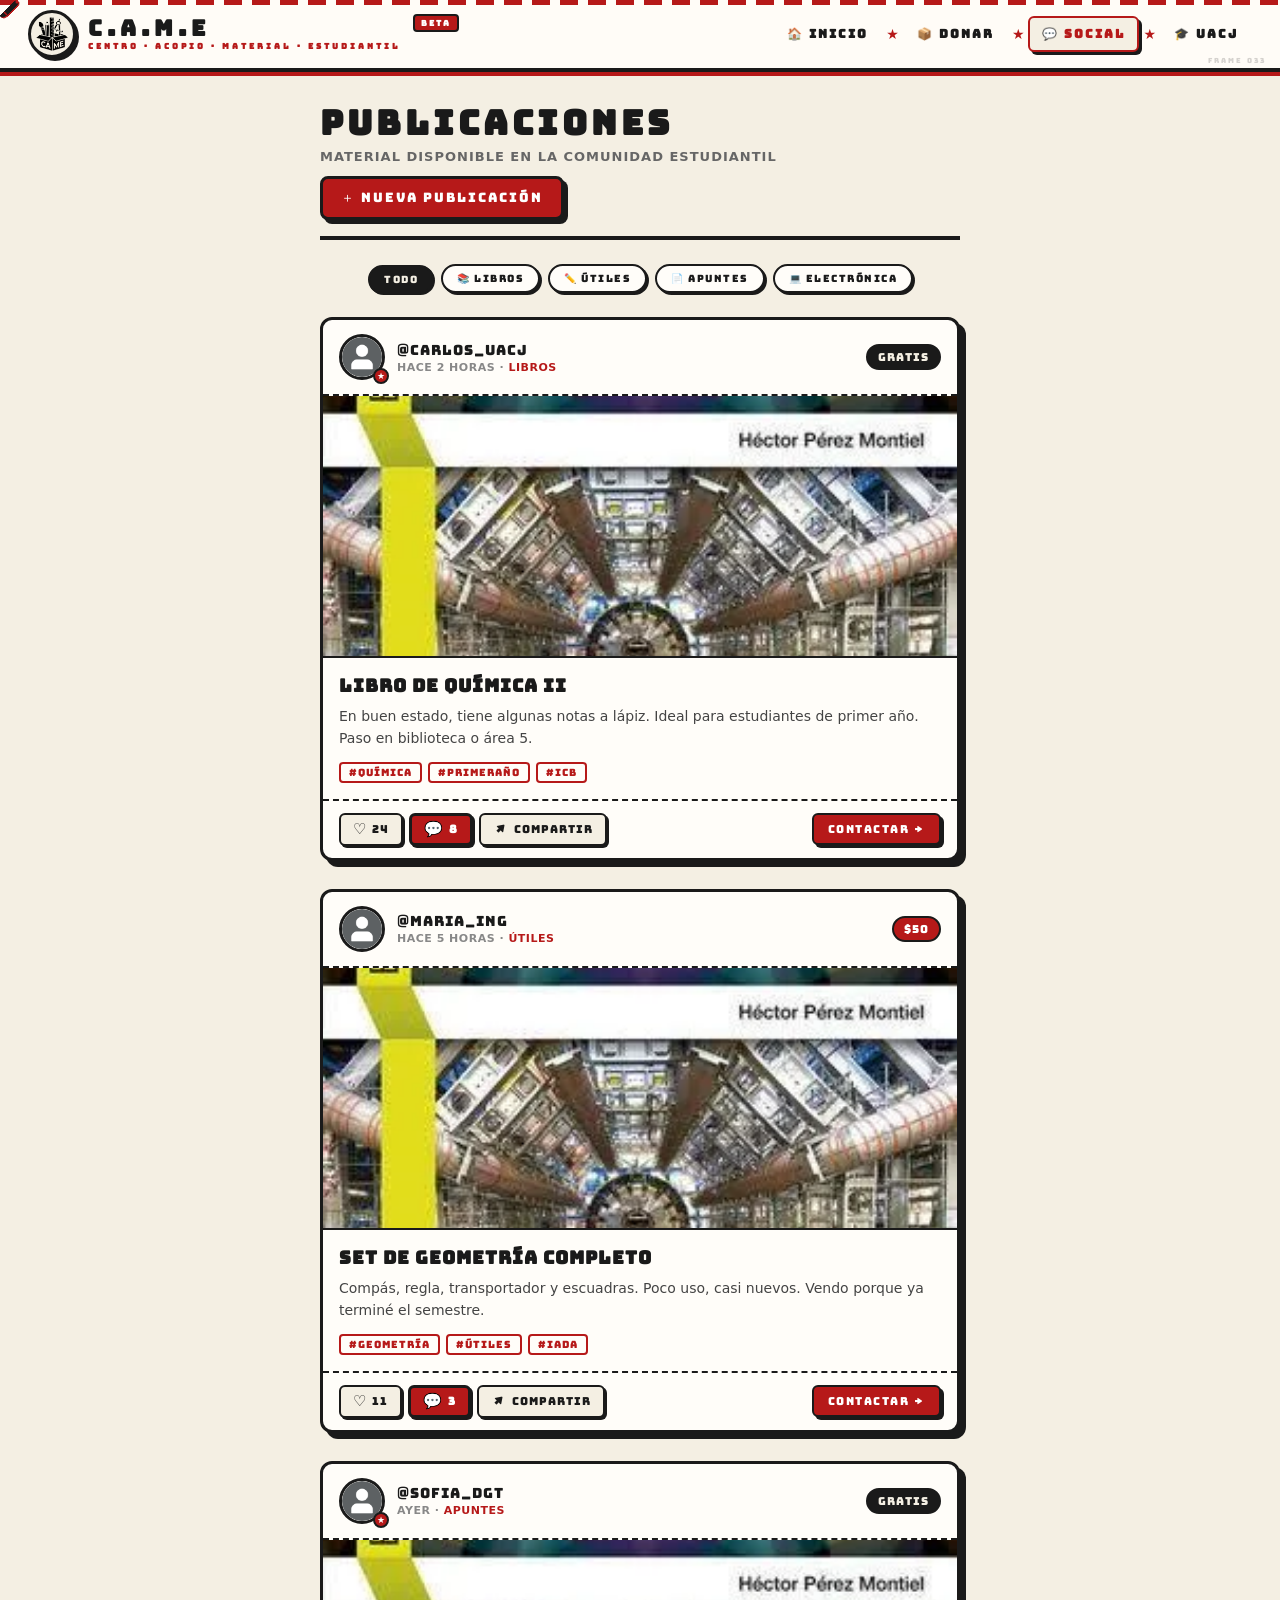
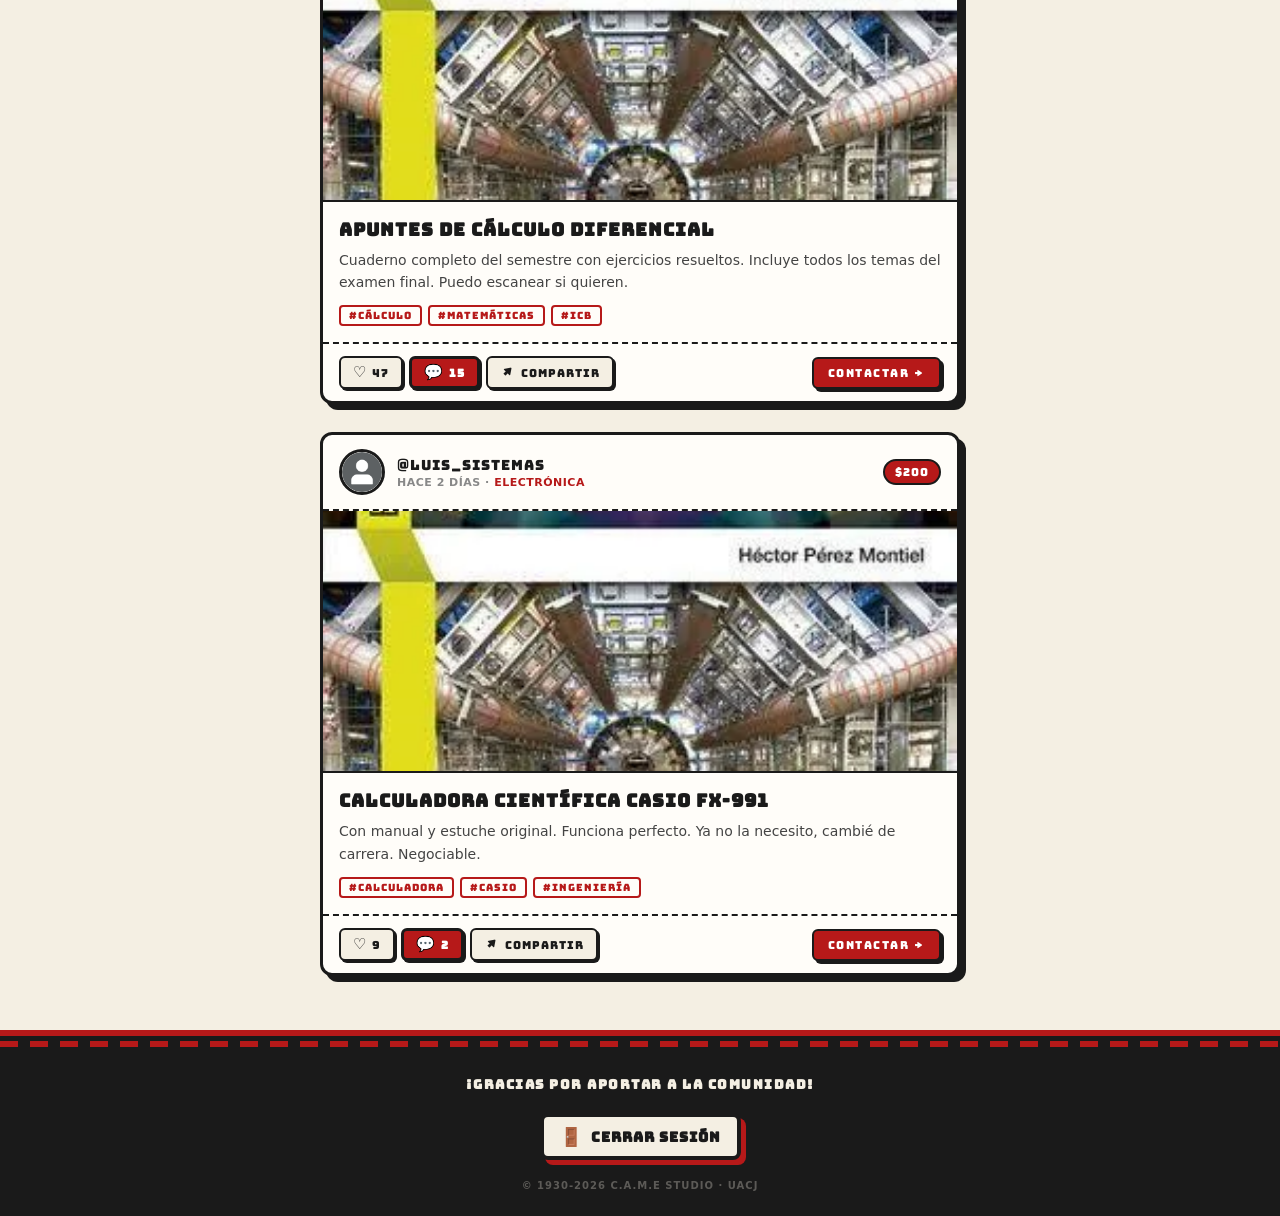
<file: foro.html>
<!DOCTYPE html>
<html lang="es">
<head>
  <meta charset="UTF-8">
  <meta name="viewport" content="width=device-width, initial-scale=1.0">
  <link rel="stylesheet" href="css/style.css">
  <link href="https://fonts.googleapis.com/css2?family=Bungee&family=Spicy+Rice&display=swap" rel="stylesheet">
  <title>C.A.M.E — Social</title>
  <style>
    /* ── Navbar responsive ── */
    @media (max-width: 767px) {
      #navLinks    { display: none !important; }
      #navToggler  { display: flex !important; }
    }
    @media (min-width: 768px) {
      #navToggler      { display: none !important; }
      #mobileNavMenu   { display: none !important; }
    }
    /* Estado abierto del menú mobile (clase añadida por JS) */
    #mobileNavMenu.nav-open { display: flex !important; }
  </style>
</head>
<body>

  <!-- CURSOR PERSONALIZADO -->
  <div id="custom-cursor">
    <svg width="24" height="24" viewBox="0 0 24 24" fill="none" xmlns="http://www.w3.org/2000/svg">
      <path d="M4 20 L8 16 L18 6 C19 5 20 5 21 6 C22 7 22 8 21 9 L11 19 L7 21 Z" fill="#1A1A1A" stroke="#1A1A1A" stroke-width="1"/>
      <path d="M8 16 L11 19" stroke="#B61919" stroke-width="1.5"/>
      <ellipse cx="21" cy="6" rx="1.5" ry="1.5" fill="#B61919"/>
    </svg>
  </div>

  <!-- NAVBAR -->
  <nav style="
    position: fixed; top: 0; left: 0; right: 0; z-index: 500;
    background: rgba(255,253,249,0.92); backdrop-filter: blur(6px);
    -webkit-backdrop-filter: blur(6px);
    border-bottom: 4px solid #1A1A1A; box-shadow: 0 4px 0 #B61919;
    display: flex; align-items: center; justify-content: space-between;
    padding: 10px 28px; min-height: 68px;
  ">
    <div style="position:absolute;top:0;left:0;right:0;height:5px;background:repeating-linear-gradient(90deg,#B61919 0px,#B61919 18px,transparent 18px,transparent 28px);"></div>

    <a href="#" style="display:flex;align-items:center;gap:12px;text-decoration:none;">
      <div style="width:48px;height:48px;border:3px solid #1A1A1A;border-radius:50%;background:#F4EFE3;display:flex;align-items:center;justify-content:center;overflow:hidden;box-shadow:3px 3px 0 #1A1A1A;animation:temblorTinta 1.2s steps(3) infinite;">
        <img src="img/Union.png" alt="Logo C.A.M.E" style="width:34px;height:34px;object-fit:contain;">
      </div>
      <div style="line-height:1;">
        <div style="font-family:'Bungee',cursive;font-size:22px;letter-spacing:5px;color:#1A1A1A;text-transform:uppercase;animation:temblorTinta 0.9s steps(3) infinite;display:inline-block;">C.A.M.E</div>
        <div style="font-family:'Bungee',cursive;font-size:8px;letter-spacing:3px;color:#B61919;text-transform:uppercase;margin-top:2px;">Centro · Acopio · Material · Estudiantil</div>
      </div>
      <span style="font-family:'Bungee',cursive;font-size:8px;letter-spacing:2px;background:#B61919;color:white;border:2px solid #1A1A1A;border-radius:4px;padding:2px 6px;animation:parpadeoAño 0.8s steps(1) infinite;align-self:flex-start;margin-top:4px;">BETA</span>
    </a>

    <ul style="display:flex;align-items:center;gap:4px;list-style:none;margin:0;padding:0;" id="navLinks">
      <li><a href="home.html" style="font-family:'Bungee',cursive;font-size:12px;letter-spacing:2px;text-transform:uppercase;color:#1A1A1A;text-decoration:none;padding:8px 12px;border:2.5px solid transparent;border-radius:6px;display:flex;align-items:center;gap:5px;transition:all 0.1s;"
        onmouseover="this.style.background='#F4EFE3';this.style.borderColor='#1A1A1A';this.style.boxShadow='3px 3px 0 #1A1A1A';this.style.color='#B61919';this.style.transform='translate(-1px,-1px)'"
        onmouseout="this.style.background='';this.style.borderColor='transparent';this.style.boxShadow='';this.style.color='#1A1A1A';this.style.transform=''">🏠 Inicio</a></li>
      <span style="color:#B61919;font-size:14px;animation:temblorTinta 1s steps(2) infinite;display:inline-block;">★</span>
      <li><a href="donar.html" style="font-family:'Bungee',cursive;font-size:12px;letter-spacing:2px;text-transform:uppercase;color:#1A1A1A;text-decoration:none;padding:8px 12px;border:2.5px solid transparent;border-radius:6px;display:flex;align-items:center;gap:5px;transition:all 0.1s;"
        onmouseover="this.style.background='#F4EFE3';this.style.borderColor='#1A1A1A';this.style.boxShadow='3px 3px 0 #1A1A1A';this.style.color='#B61919';this.style.transform='translate(-1px,-1px)'"
        onmouseout="this.style.background='';this.style.borderColor='transparent';this.style.boxShadow='';this.style.color='#1A1A1A';this.style.transform=''">📦 Donar</a></li>
      <span style="color:#B61919;font-size:14px;animation:temblorTinta 1.3s steps(2) infinite;display:inline-block;">★</span>
      <li><a href="foro.html" style="font-family:'Bungee',cursive;font-size:12px;letter-spacing:2px;text-transform:uppercase;color:#B61919;text-decoration:none;padding:8px 12px;border:2.5px solid #B61919;border-radius:6px;display:flex;align-items:center;gap:5px;background:#F4EFE3;box-shadow:3px 3px 0 #1A1A1A;">💬 Social</a></li>
      <span style="color:#B61919;font-size:14px;animation:temblorTinta 0.9s steps(2) infinite;display:inline-block;">★</span>
      <li><a href="https://alumnosuacj.sharepoint.com/sites/conectauacj" style="font-family:'Bungee',cursive;font-size:12px;letter-spacing:2px;text-transform:uppercase;color:#1A1A1A;text-decoration:none;padding:8px 12px;border:2.5px solid transparent;border-radius:6px;display:flex;align-items:center;gap:5px;transition:all 0.1s;"
        onmouseover="this.style.background='#F4EFE3';this.style.borderColor='#1A1A1A';this.style.boxShadow='3px 3px 0 #1A1A1A';this.style.color='#B61919';this.style.transform='translate(-1px,-1px)'"
        onmouseout="this.style.background='';this.style.borderColor='transparent';this.style.boxShadow='';this.style.color='#1A1A1A';this.style.transform=''">🎓 UACJ</a></li>
    </ul>

    <button id="navToggler" aria-label="Abrir menú" aria-expanded="false" style="flex-direction:column;align-items:center;justify-content:center;gap:5px;width:44px;height:44px;border:3px solid #1A1A1A;border-radius:8px;background:#F4EFE3;box-shadow:3px 3px 0 #1A1A1A;cursor:pointer;"
      onmouseover="this.style.background='#B61919'" onmouseout="this.style.background='#F4EFE3'">
      <span style="display:block;width:22px;height:3px;background:#1A1A1A;border-radius:2px;"></span>
      <span style="display:block;width:22px;height:3px;background:#1A1A1A;border-radius:2px;"></span>
      <span style="display:block;width:22px;height:3px;background:#1A1A1A;border-radius:2px;"></span>
    </button>
    <span style="position:absolute;bottom:3px;right:14px;font-family:'Bungee',cursive;font-size:7px;letter-spacing:2px;color:#1A1A1A;opacity:0.18;animation:parpadeoAño 0.5s steps(1) infinite;pointer-events:none;" id="navFrame">FRAME 001</span>
  </nav>

  <!-- MENÚ MOBILE -->
  <div id="mobileNavMenu" style="display:none;position:fixed;top:68px;left:0;right:0;z-index:499;background:#FFFDF9;border-bottom:4px solid #1A1A1A;box-shadow:0 6px 0 #B61919;padding:16px 24px;flex-direction:column;gap:8px;">
    <a href="home.html"  style="font-family:'Bungee',cursive;font-size:15px;letter-spacing:2px;text-transform:uppercase;color:#1A1A1A;text-decoration:none;padding:12px 16px;border:2.5px solid #1A1A1A;border-radius:8px;box-shadow:3px 3px 0 #1A1A1A;display:flex;align-items:center;gap:10px;">🏠 Inicio</a>
    <a href="donar.html" style="font-family:'Bungee',cursive;font-size:15px;letter-spacing:2px;text-transform:uppercase;color:#1A1A1A;text-decoration:none;padding:12px 16px;border:2.5px solid #1A1A1A;border-radius:8px;box-shadow:3px 3px 0 #1A1A1A;display:flex;align-items:center;gap:10px;">📦 Donar</a>
    <a href="foro.html"  style="font-family:'Bungee',cursive;font-size:15px;letter-spacing:2px;text-transform:uppercase;color:#B61919;text-decoration:none;padding:12px 16px;border:2.5px solid #B61919;border-radius:8px;box-shadow:3px 3px 0 #1A1A1A;display:flex;align-items:center;gap:10px;">💬 Social</a>
    <a href="https://alumnosuacj.sharepoint.com/sites/conectauacj" style="font-family:'Bungee',cursive;font-size:15px;letter-spacing:2px;text-transform:uppercase;color:#1A1A1A;text-decoration:none;padding:12px 16px;border:2.5px solid #1A1A1A;border-radius:8px;box-shadow:3px 3px 0 #1A1A1A;display:flex;align-items:center;gap:10px;">🎓 UACJ</a>
    <a href="incio_sesion.html" style="font-family:'Bungee',cursive;font-size:15px;letter-spacing:2px;text-transform:uppercase;background:#B61919;color:white;text-decoration:none;padding:12px 16px;border:2.5px solid #1A1A1A;border-radius:8px;box-shadow:3px 3px 0 #1A1A1A;display:flex;align-items:center;gap:10px;">▶ Ingresar</a>
  </div>

  <main class="foro-main">

    <!-- ENCABEZADO DEL FEED -->
    <div class="foro-header">
      <div class="foro-header-texto">
        <h1>Publicaciones</h1>
        <p>Material disponible en la comunidad estudiantil</p>
      </div>
      <button class="btn-nueva-pub" id="btn-nueva-pub">
        ＋ Nueva Publicación
      </button>
    </div>

    <!-- FILTROS / CATEGORÍAS -->
    <div class="foro-filtros">
      <button class="filtro-btn filtro-activo" data-filtro="todo">Todo</button>
      <button class="filtro-btn" data-filtro="libros">📚 Libros</button>
      <button class="filtro-btn" data-filtro="utiles">✏️ Útiles</button>
      <button class="filtro-btn" data-filtro="apuntes">📄 Apuntes</button>
      <button class="filtro-btn" data-filtro="electronica">💻 Electrónica</button>
    </div>

    <!-- FEED DE PUBLICACIONES -->
    <div class="feed-container">

      <!-- TARJETA 1 -->
      <article class="post-card" data-categoria="libros">
        <div class="post-header">
          <div class="post-avatar-wrap">
            <img src="img/foto-de-perfil.png" alt="avatar" class="post-avatar">
            <span class="post-avatar-badge">★</span>
          </div>
          <div class="post-meta">
            <span class="post-username">@carlos_uacj</span>
            <span class="post-time">hace 2 horas · <span class="post-categoria-tag">Libros</span></span>
          </div>
          <span class="post-estado post-estado--gratis">GRATIS</span>
        </div>

        <div class="post-imagen-wrap">
          <img src="img/shopping.webp" alt="Libro de Química II" class="post-imagen">
          <div class="post-imagen-overlay">
            <span>Ver imagen completa</span>
          </div>
        </div>

        <div class="post-body">
          <h2 class="post-titulo">Libro de Química II</h2>
          <p class="post-descripcion">En buen estado, tiene algunas notas a lápiz. Ideal para estudiantes de primer año. Paso en biblioteca o área 5.</p>
          <div class="post-tags">
            <span class="tag">#Química</span>
            <span class="tag">#PrimerAño</span>
            <span class="tag">#ICB</span>
          </div>
        </div>

        <div class="post-footer">
          <div class="post-acciones">
            <button class="accion-btn btn-like" data-liked="false">
              <span class="accion-icono">♡</span>
              <span class="accion-count">24</span>
            </button>
            <button class="accion-btn btn-comentar">
              <span class="accion-icono">💬</span>
              <span class="accion-count">8</span>
            </button>
            <button class="accion-btn btn-compartir">
              <span class="accion-icono">↗</span>
              <span class="accion-count">Compartir</span>
            </button>
          </div>
          <button class="btn-contactar">Contactar →</button>
        </div>
      </article>

      <!-- TARJETA 2 -->
      <article class="post-card" data-categoria="utiles">
        <div class="post-header">
          <div class="post-avatar-wrap">
            <img src="img/foto-de-perfil.png" alt="avatar" class="post-avatar">
          </div>
          <div class="post-meta">
            <span class="post-username">@maria_ing</span>
            <span class="post-time">hace 5 horas · <span class="post-categoria-tag">Útiles</span></span>
          </div>
          <span class="post-estado post-estado--venta">$50</span>
        </div>

        <div class="post-imagen-wrap">
          <img src="img/shopping.webp" alt="Set de geometría" class="post-imagen">
          <div class="post-imagen-overlay">
            <span>Ver imagen completa</span>
          </div>
        </div>

        <div class="post-body">
          <h2 class="post-titulo">Set de Geometría Completo</h2>
          <p class="post-descripcion">Compás, regla, transportador y escuadras. Poco uso, casi nuevos. Vendo porque ya terminé el semestre.</p>
          <div class="post-tags">
            <span class="tag">#Geometría</span>
            <span class="tag">#Útiles</span>
            <span class="tag">#IADA</span>
          </div>
        </div>

        <div class="post-footer">
          <div class="post-acciones">
            <button class="accion-btn btn-like" data-liked="false">
              <span class="accion-icono">♡</span>
              <span class="accion-count">11</span>
            </button>
            <button class="accion-btn btn-comentar">
              <span class="accion-icono">💬</span>
              <span class="accion-count">3</span>
            </button>
            <button class="accion-btn btn-compartir">
              <span class="accion-icono">↗</span>
              <span class="accion-count">Compartir</span>
            </button>
          </div>
          <button class="btn-contactar">Contactar →</button>
        </div>
      </article>

      <!-- TARJETA 3 -->
      <article class="post-card" data-categoria="apuntes">
        <div class="post-header">
          <div class="post-avatar-wrap">
            <img src="img/foto-de-perfil.png" alt="avatar" class="post-avatar">
            <span class="post-avatar-badge">★</span>
          </div>
          <div class="post-meta">
            <span class="post-username">@sofia_dgt</span>
            <span class="post-time">ayer · <span class="post-categoria-tag">Apuntes</span></span>
          </div>
          <span class="post-estado post-estado--gratis">GRATIS</span>
        </div>

        <div class="post-imagen-wrap">
          <img src="img/shopping.webp" alt="Apuntes de Cálculo" class="post-imagen">
          <div class="post-imagen-overlay">
            <span>Ver imagen completa</span>
          </div>
        </div>

        <div class="post-body">
          <h2 class="post-titulo">Apuntes de Cálculo Diferencial</h2>
          <p class="post-descripcion">Cuaderno completo del semestre con ejercicios resueltos. Incluye todos los temas del examen final. Puedo escanear si quieren.</p>
          <div class="post-tags">
            <span class="tag">#Cálculo</span>
            <span class="tag">#Matemáticas</span>
            <span class="tag">#ICB</span>
          </div>
        </div>

        <div class="post-footer">
          <div class="post-acciones">
            <button class="accion-btn btn-like" data-liked="false">
              <span class="accion-icono">♡</span>
              <span class="accion-count">47</span>
            </button>
            <button class="accion-btn btn-comentar">
              <span class="accion-icono">💬</span>
              <span class="accion-count">15</span>
            </button>
            <button class="accion-btn btn-compartir">
              <span class="accion-icono">↗</span>
              <span class="accion-count">Compartir</span>
            </button>
          </div>
          <button class="btn-contactar">Contactar →</button>
        </div>
      </article>

      <!-- TARJETA 4 -->
      <article class="post-card" data-categoria="electronica">
        <div class="post-header">
          <div class="post-avatar-wrap">
            <img src="img/foto-de-perfil.png" alt="avatar" class="post-avatar">
          </div>
          <div class="post-meta">
            <span class="post-username">@luis_sistemas</span>
            <span class="post-time">hace 2 días · <span class="post-categoria-tag">Electrónica</span></span>
          </div>
          <span class="post-estado post-estado--venta">$200</span>
        </div>

        <div class="post-imagen-wrap">
          <img src="img/shopping.webp" alt="Calculadora científica" class="post-imagen">
          <div class="post-imagen-overlay">
            <span>Ver imagen completa</span>
          </div>
        </div>

        <div class="post-body">
          <h2 class="post-titulo">Calculadora Científica Casio fx-991</h2>
          <p class="post-descripcion">Con manual y estuche original. Funciona perfecto. Ya no la necesito, cambié de carrera. Negociable.</p>
          <div class="post-tags">
            <span class="tag">#Calculadora</span>
            <span class="tag">#Casio</span>
            <span class="tag">#Ingeniería</span>
          </div>
        </div>

        <div class="post-footer">
          <div class="post-acciones">
            <button class="accion-btn btn-like" data-liked="false">
              <span class="accion-icono">♡</span>
              <span class="accion-count">9</span>
            </button>
            <button class="accion-btn btn-comentar">
              <span class="accion-icono">💬</span>
              <span class="accion-count">2</span>
            </button>
            <button class="accion-btn btn-compartir">
              <span class="accion-icono">↗</span>
              <span class="accion-count">Compartir</span>
            </button>
          </div>
          <button class="btn-contactar">Contactar →</button>
        </div>
      </article>

    </div><!-- /feed-container -->
  </main>

  <!-- MODAL: NUEVA PUBLICACIÓN -->
  <div id="modal-donar" class="modal-fondo">
    <div class="formulario-modal">
      <span class="x-cerrar" id="cerrar-modal">✕</span>
      <h2 style="margin-bottom:20px;">Nueva Publicación</h2>
      <form class="formulario-crear" id="form-donacion">
        <div>
          <label for="titulo-pub">Título del material</label>
          <input type="text" id="titulo-pub" placeholder="ej. Libro de Física III" required>
        </div>
        <div>
          <label for="categoria-pub">Categoría</label>
          <select id="categoria-pub" required>
            <option value="">Selecciona una categoría</option>
            <option>Libros</option>
            <option>Útiles</option>
            <option>Apuntes</option>
            <option>Electrónica</option>
            <option>Otro</option>
          </select>
        </div>
        <div>
          <label for="desc-pub">Descripción</label>
          <textarea id="desc-pub" rows="3" placeholder="Estado, detalles, cómo contactar..."></textarea>
        </div>
        <div>
          <label for="foto-pub">Foto del material</label>
          <input type="file" id="foto-pub" accept="image/*">
        </div>
        <div class="grupo-input-checkbox">
          <input type="checkbox" id="vender-check">
          <label for="vender-check">¿Lo vendes?</label>
        </div>
        <div id="contenedor-precio" style="display:none;">
          <label for="precio">Precio (MXN)</label>
          <input type="number" id="precio" placeholder="ej. 150">
        </div>
        <button type="submit">Publicar ★</button>
      </form>
    </div>
  </div>

  <!-- MODAL ÉXITO -->
  <div id="modal-exito" class="modal-fondo">
    <div class="anuncio-exito">
      <div class="icono-check">✓</div>
      <h2>¡Publicado!</h2>
      <p>Tu material ya está visible para la comunidad C.A.M.E.</p>
      <div style="margin-top:20px;display:flex;gap:12px;justify-content:center;flex-wrap:wrap;">
        <button class="btn-comentar" id="btn-entendido">Aceptar</button>
        <button class="btn-comentar" id="btn-ver-publicacion">Ver en el feed</button>
      </div>
    </div>
  </div>

  <footer class="footer-cuphead">
    <div class="footer-franja-decorativa"></div>
    <div class="footer-contenido">
      <p class="footer-texto">¡Gracias por aportar a la comunidad!</p>
      <a href="index.html" class="btn-cerrar-sesion">
        <span class="icono-salir">🚪</span>
        <span class="texto-salir">Cerrar Sesión</span>
      </a>
      <p class="footer-derechos">© 1930-2026 C.A.M.E Studio · UACJ</p>
    </div>
  </footer>

  <script src="js/main.js"></script>
  <script>
    /* ── Navbar toggle mobile ── */
    (function () {
      const toggler = document.getElementById('navToggler');
      const menu    = document.getElementById('mobileNavMenu');
      if (!toggler || !menu) return;

      toggler.addEventListener('click', function () {
        const open = menu.classList.toggle('nav-open');
        toggler.setAttribute('aria-expanded', open);
      });

      /* Cerrar al hacer clic en un enlace del menú mobile */
      menu.querySelectorAll('a').forEach(function (a) {
        a.addEventListener('click', function () {
          menu.classList.remove('nav-open');
          toggler.setAttribute('aria-expanded', 'false');
        });
      });
    })();
  </script>
</body>
</html>
</file>
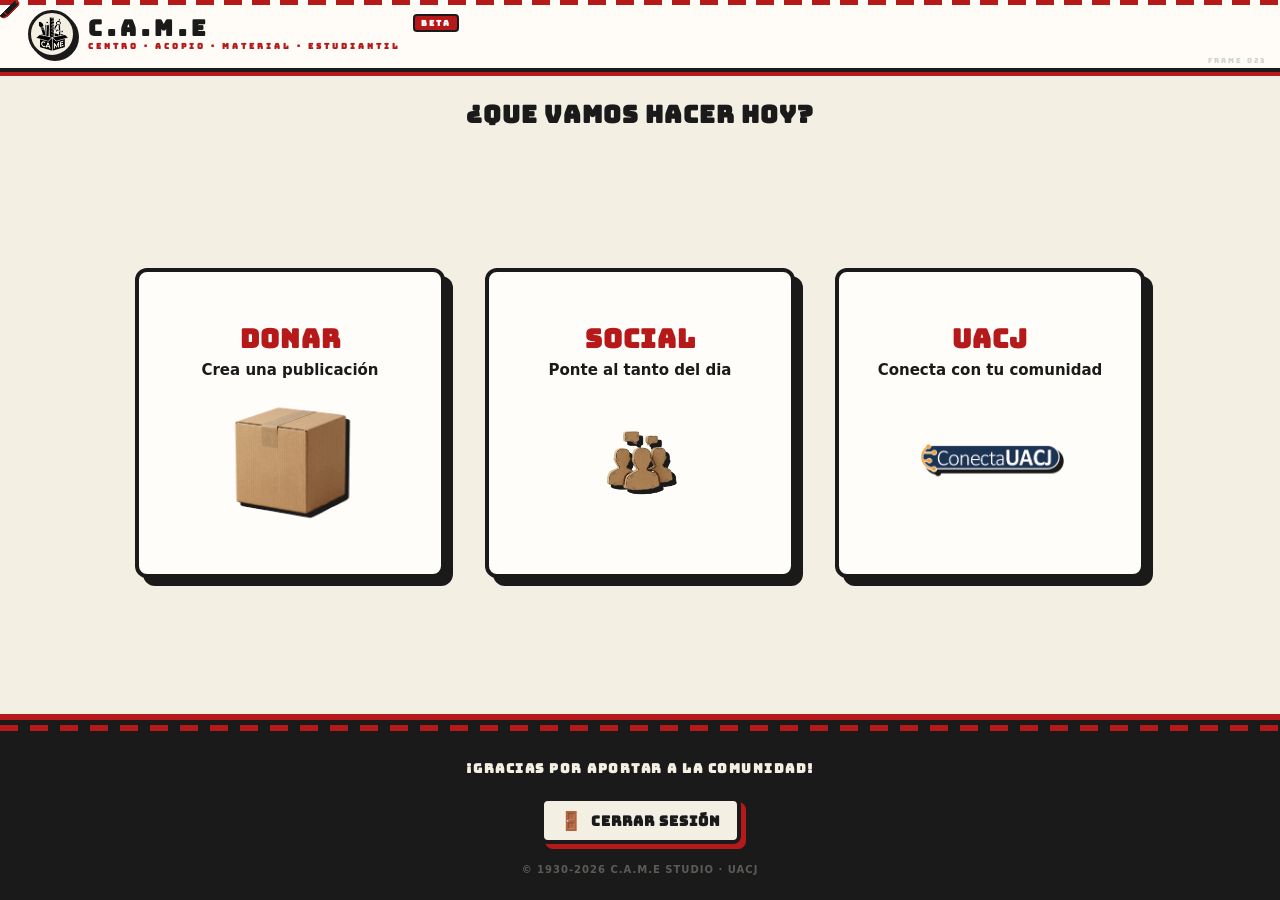
<file: home.html>
<!DOCTYPE html>
<html lang="es">
<head>
    <meta charset="UTF-8">
    <meta name="viewport" content="width=device-width, initial-scale=1.0">
    <title>C.A.M.E</title>
    <link rel="stylesheet" href="css/style.css">
    <link href="https://fonts.googleapis.com/css2?family=Bungee&family=Spicy+Rice&display=swap" rel="stylesheet">
</head>
<body>
  
   <div id="custom-cursor">
      <svg width="24" height="24" viewBox="0 0 24 24" fill="none" xmlns="http://www.w3.org/2000/svg">
        <path d="M4 20 L8 16 L18 6 C19 5 20 5 21 6 C22 7 22 8 21 9 L11 19 L7 21 Z" fill="#1A1A1A" stroke="#1A1A1A" stroke-width="1"/>
        <path d="M8 16 L11 19" stroke="#B61919" stroke-width="1.5"/>
        <ellipse cx="21" cy="6" rx="1.5" ry="1.5" fill="#B61919"/>
      </svg>
    </div>

<main>

    <!-- ================================================================
         NAVBAR CUPHEAD CON LOGO
         ================================================================ -->
    <nav style="
      position: fixed;
      top: 0; left: 0; right: 0;
      z-index: 500;
      background: rgba(255,253,249,0.92);
      backdrop-filter: blur(6px);
      -webkit-backdrop-filter: blur(6px);
      border-bottom: 4px solid #1A1A1A;
      box-shadow: 0 4px 0 #B61919;
      display: flex;
      align-items: center;
      justify-content: space-between;
      padding: 10px 28px;
      min-height: 68px;
    ">
      <!-- Franja roja punteada arriba -->
      <div style="
        position:absolute; top:0; left:0; right:0; height:5px;
        background: repeating-linear-gradient(90deg, #B61919 0px, #B61919 18px, transparent 18px, transparent 28px);
      "></div>

      <!-- BRAND -->
      <a href="#" style="display:flex; align-items:center; gap:12px; text-decoration:none;">
        <div style="
          width:48px; height:48px;
          border:3px solid #1A1A1A;
          border-radius:50%;
          background:#F4EFE3;
          display:flex; align-items:center; justify-content:center;
          overflow:hidden;
          box-shadow: 3px 3px 0 #1A1A1A;
          animation: temblorTinta 1.2s steps(3) infinite;
        ">
          <img src="img/Union.png" alt="Logo C.A.M.E" style="width:34px; height:34px; object-fit:contain;">
        </div>
        <div style="line-height:1;">
          <div style="
            font-family:'Bungee',cursive;
            font-size:22px;
            letter-spacing:5px;
            color:#1A1A1A;
            text-transform:uppercase;
            animation: temblorTinta 0.9s steps(3) infinite;
            display:inline-block;
          ">C.A.M.E</div>
          <div style="
            font-family:'Bungee',cursive;
            font-size:8px;
            letter-spacing:3px;
            color:#B61919;
            text-transform:uppercase;
            margin-top:2px;
          ">Centro · Acopio · Material · Estudiantil</div>
        </div>
        <span style="
          font-family:'Bungee',cursive;
          font-size:8px; letter-spacing:2px;
          background:#B61919; color:white;
          border:2px solid #1A1A1A; border-radius:4px;
          padding:2px 6px;
          animation: parpadeoAño 0.8s steps(1) infinite;
          align-self:flex-start; margin-top:4px;
        ">BETA</span>
      </a>

      <!-- Botón CTA (oculto por defecto, activar si se necesita) -->
      <a href="incio_sesion.html" style="display:none;" id="navCta">▶ Ingresar</a>

      <!-- Toggler mobile -->
      <button id="navToggler" aria-label="Abrir menú" style="
        display:flex; flex-direction:column; align-items:center; justify-content:center; gap:5px;
        width:44px; height:44px;
        border:3px solid #1A1A1A; border-radius:8px;
        background:#F4EFE3; box-shadow:3px 3px 0 #1A1A1A;
        cursor:pointer;
        display:none; 
      "
        onmouseover="this.style.background='#B61919'"
        onmouseout="this.style.background='#F4EFE3'">
        <span style="display:block;width:22px;height:3px;background:#1A1A1A;border-radius:2px;"></span>
        <span style="display:block;width:22px;height:3px;background:#1A1A1A;border-radius:2px;"></span>
        <span style="display:block;width:22px;height:3px;background:#1A1A1A;border-radius:2px;"></span>
      </button>

      <!-- Frame counter navbar -->
      <span style="
        position:absolute; bottom:3px; right:14px;
        font-family:'Bungee',cursive; font-size:7px; letter-spacing:2px;
        color:#1A1A1A; opacity:0.18;
        animation: parpadeoAño 0.5s steps(1) infinite;
        pointer-events:none;
      " id="navFrame">FRAME 001</span>
    </nav>

    <!-- Menú mobile desplegable -->
    <div id="mobileNavMenu" style="
      display:none;
      position:fixed;
      top:68px; left:0; right:0;
      z-index:499;
      background:#FFFDF9;
      border-bottom:4px solid #1A1A1A;
      box-shadow:0 6px 0 #B61919;
      padding:16px 24px;
      flex-direction:column;
      gap:8px;
    ">
      <a href="incio_sesion.html" style="font-family:'Bungee',cursive;font-size:15px;letter-spacing:2px;text-transform:uppercase;color:#1A1A1A;text-decoration:none;padding:12px 16px;border:2.5px solid #1A1A1A;border-radius:8px;box-shadow:3px 3px 0 #1A1A1A;display:flex;align-items:center;gap:10px;">🏠 Inicio</a>
      <a href="donar.html"        style="font-family:'Bungee',cursive;font-size:15px;letter-spacing:2px;text-transform:uppercase;color:#1A1A1A;text-decoration:none;padding:12px 16px;border:2.5px solid #1A1A1A;border-radius:8px;box-shadow:3px 3px 0 #1A1A1A;display:flex;align-items:center;gap:10px;">📦 Donar</a>
      <a href="foro.html"         style="font-family:'Bungee',cursive;font-size:15px;letter-spacing:2px;text-transform:uppercase;color:#1A1A1A;text-decoration:none;padding:12px 16px;border:2.5px solid #1A1A1A;border-radius:8px;box-shadow:3px 3px 0 #1A1A1A;display:flex;align-items:center;gap:10px;">💬 Social</a>
      <a href="https://alumnosuacj.sharepoint.com/sites/conectauacj" style="font-family:'Bungee',cursive;font-size:15px;letter-spacing:2px;text-transform:uppercase;color:#1A1A1A;text-decoration:none;padding:12px 16px;border:2.5px solid #1A1A1A;border-radius:8px;box-shadow:3px 3px 0 #1A1A1A;display:flex;align-items:center;gap:10px;">🎓 UACJ</a>
      <a href="incio_sesion.html" style="font-family:'Bungee',cursive;font-size:15px;letter-spacing:2px;text-transform:uppercase;background:#B61919;color:white;text-decoration:none;padding:12px 16px;border:2.5px solid #1A1A1A;border-radius:8px;box-shadow:3px 3px 0 #1A1A1A;display:flex;align-items:center;gap:10px;">▶ Ingresar</a>
    </div>

<!------! =================================================================
         CONTENIDO PRINCIPAL
         ================================================================= -------->
       <br>
        <section class="principal">
            <h1>¿Que vamos hacer hoy?</h1>
        </section>
        <br><br>

        <section class="opciones">
            
            <a href="donar.html" class="enlace-opcion">
                <div class="objeto-logo item-pincel"></div>
                <div class="objeto-logo item-regla"></div>
                <div class="objeto-logo item-compas"></div>
                <div class="tarjeta-caja">
                    <h2>DONAR</h2>
                    <p>Crea una publicación</p>
                    <img src="img/caja.png" alt="">
                </div>
            </a>

            <a href="foro.html" class="enlace-opcion">
                <div class="objeto-logo item-pincel"></div>
                <div class="objeto-logo item-regla"></div>
                <div class="objeto-logo item-compas"></div>
                <div class="tarjeta-caja">
                    <h2>SOCIAL</h2>
                    <p>Ponte al tanto del dia</p>
                    <img src="img/social.png" alt="">
                </div>
            </a>

            <a href="https://alumnosuacj.sharepoint.com/sites/conectauacj" class="enlace-opcion">
                <div class="objeto-logo item-pincel"></div>
                <div class="objeto-logo item-regla"></div>
                <div class="objeto-logo item-compas"></div>
                <div class="tarjeta-caja">
                    <h2>UACJ</h2>
                    <p>Conecta con tu comunidad</p>
                    <img src="img/conecta.png" alt="">
                </div>
            </a>

        </section>
    </main> 

   <footer class="footer-cuphead">
    <div class="footer-franja-decorativa"></div>
    
    <div class="footer-contenido">
        <p class="footer-texto">¡Gracias por aportar a la comunidad!</p>
        
        <a href="index.html" class="btn-cerrar-sesion">
            <span class="icono-salir">🚪</span> 
            <span class="texto-salir">Cerrar Sesión</span>
        </a>
        
        <p class="footer-derechos">© 1930-2026 C.A.M.E Studio · UACJ</p>
    </div>
</footer>

    <script src="js/main.js"></script>
</body>
</html>
</file>
<file: css/style.css>
/* ==========================================================================
   1. ANIMACIONES RETRO (ESTILO CARTOON 1930)
   ========================================================================== */

@keyframes reboteCartoon {
  0%, 100% { transform: scale(1); }
  50%       { transform: scale(1.03, 0.95); }
}

@keyframes temblorTinta {
  0%, 100% { transform: translate(0, 0) rotate(0deg); }
  20%       { transform: translate(-2px, 1px) rotate(-0.5deg); }
  40%       { transform: translate(1px, -1px) rotate(0.5deg); }
  60%       { transform: translate(-1px, -2px) rotate(-0.5deg); }
  80%       { transform: translate(2px, 2px) rotate(1deg); }
}

@keyframes parpadeoCine {
  0%, 100% { opacity: 1; }
  50%       { opacity: 0.94; }
}

@keyframes twinkle {
  0%, 100% { opacity: 0.9; transform: scale(1); }
  50%       { opacity: 0.2; transform: scale(0.5); }
}

@keyframes floatNube {
  from { transform: translateX(-300px) translateY(var(--dy, 0px)); }
  to   { transform: translateX(110vw)  translateY(var(--dy, 0px)); }
}

@keyframes parpadeoAño {
  0%, 80%   { opacity: 0.4; }
  81%, 100% { opacity: 0.1; }
}

@keyframes tituloFlicker {
  0%, 94%   { opacity: 1; }
  95%        { opacity: 0.7; }
  96%        { opacity: 1; }
  97%        { opacity: 0.5; }
  98%, 100%  { opacity: 1; }
}

@keyframes bounceHint {
  0%, 100% { transform: translateX(-50%) translateY(0); }
  50%       { transform: translateX(-50%) translateY(8px); }
}

@keyframes inkSplat {
  0%   { transform: translate(-50%, -50%) scale(0); opacity: 0.8; }
  60%  { transform: translate(-50%, -50%) scale(1.4); opacity: 0.4; }
  100% { transform: translate(-50%, -50%) scale(2); opacity: 0; }
}

@keyframes scanMove {
  from { background-position: 0 0; }
  to   { background-position: 0 100vh; }
}

@keyframes grainShift {
  0%   { transform: translate(0, 0); }
  25%  { transform: translate(-3%, -5%); }
  50%  { transform: translate(5%, 3%); }
  75%  { transform: translate(-2%, 6%); }
  100% { transform: translate(4%, -2%); }
}

@keyframes parpadeoNum {
  0%, 85%    { opacity: 1; }
  86%, 100%  { opacity: 0.4; }
}

@keyframes flickerTitle {
  0%, 92%  { opacity: 1; transform: translate(0, 0); }
  93%       { opacity: 0.6; transform: translate(-1px, 1px); }
  96%       { opacity: 0.9; transform: translate(1px, -1px); }
  100%      { opacity: 1; transform: translate(0, 0); }
}

/* Slide-up exit del loader */
.loader-exit {
  animation: loaderExit 0.6s cubic-bezier(0.76, 0, 0.24, 1) forwards;
}
@keyframes loaderExit {
  from { transform: translateY(0); opacity: 1; }
  to   { transform: translateY(-100%); opacity: 0; }
}

/* ==========================================================================
   2. CONFIGURACIÓN GENERAL Y VARIABLES (ESTILO CUPHEAD)
   ========================================================================== */
* {
  box-sizing: border-box;
  padding: 0;
  margin: 0;
}

:root {
  --rojo-cuphead: #b61919;
  --negro-tinta: #1a1a1a;
  --fondo-viejo: #f4efe3;
  --blanco-papel: #fffdf9;
}

body {
  background-color: var(--fondo-viejo);
  color: var(--negro-tinta);
  display: flex;
  flex-direction: column;
  min-height: 100vh;
  font-family: system-ui, -apple-system, BlinkMacSystemFont, "Segoe UI", sans-serif;
  cursor: none;
}

main {
  flex: 1;
  display: flex;
  flex-direction: column;
  align-items: center;
  width: 100%;
  overflow-x: hidden;
  animation: parpadeoCine 0.15s infinite;
}

a {
  text-decoration: underline;
  color: var(--rojo-cuphead);
  font-weight: bold;
}

a:hover {
  color: var(--negro-tinta);
}

h1, h2, h3, .btn {
  font-family: "Bungee", "Spicy Rice", cursive;
  letter-spacing: 1px;
}

/* ==========================================================================
   3. TRANSFORMACIÓN DE COMPONENTES AL ESTILO CÓMIC
   ========================================================================== */
.btn-primary,
.btn-outline-secondary,
.card,
.carousel,
.tarjeta-gestion,
.formulario-modal,
.anuncio-exito,
.publicacion,
.tarjeta-publicacion,
.tarjeta-duda {
  border: 3px solid var(--negro-tinta) !important;
  box-shadow: 6px 6px 0px var(--negro-tinta) !important;
  border-radius: 8px !important;
  text-transform: uppercase;
}

.btn-primary,
.btn-principal-came,
.btn-comentar,
.btn-responder,
.formulario-crear button[type="submit"] {
  background-color: var(--rojo-cuphead) !important;
  color: #fff !important;
  border: 3px solid var(--negro-tinta) !important;
  font-weight: bold;
}

.btn-primary:hover,
.btn-principal-came:hover,
.btn-comentar:hover,
.btn-responder:hover,
.formulario-crear button[type="submit"]:hover {
  background-color: var(--negro-tinta) !important;
  color: var(--fondo-viejo) !important;
  transform: translate(2px, 2px);
  box-shadow: 3px 3px 0px var(--negro-tinta) !important;
}

/* ==========================================================================
   4. ESTRUCTURAS COMUNES (HEADER GENÉRICO, FOOTER, CONTENEDORES)
   ========================================================================== */

/* Header genérico (para otras páginas, no el parallax de index) */
header.generic-header {
  display: flex;
  align-items: center;
  padding: 20px;
  background-color: var(--blanco-papel);
  color: var(--negro-tinta);
  border-bottom: 4px solid var(--negro-tinta);
}

header.generic-header a {
  text-decoration: none;
  color: var(--negro-tinta);
}

header.generic-header h1 {
  margin-left: 20px;
  text-transform: uppercase;
}

header.generic-header .logotipo img {
  width: 80px;
  height: 80px;
  object-fit: cover;
  border: 3px solid var(--negro-tinta);
  border-radius: 50%;
}

header.generic-header .cerrar_sesion {
  width: 60px;
  height: 60px;
  object-fit: cover;
  margin-left: auto;
  cursor: pointer;
  border: 2px solid var(--negro-tinta);
  border-radius: 50%;
}

header.generic-header .cerrar_sesion:hover {
  background-color: var(--rojo-cuphead);
}

.inicio-sesion h1,
.modal-caja h2,
.tarjeta-publicacion h3,
.principal h1 {
  animation: temblorTinta 0.7s steps(3) infinite;
  display: inline-block;
}

.box-shake {
  animation: temblorTinta 0.15s steps(3) infinite !important;
}

footer {
  background-color: var(--negro-tinta);
  border-top: 4px solid var(--rojo-cuphead);
  padding: 20px;
  text-align: center;
  height: auto;
}

footer p {
  color: var(--fondo-viejo);
  font-size: 14px;
  text-transform: uppercase;
  font-weight: bold;
}

.principal {
  display: flex;
  flex-direction: column;
  align-items: center;
  justify-content: center;
  text-align: center;
  gap: 20px;
  width: 100%;
  max-width: 480px;
}

/* cerrar_pc oculto por defecto (mobile-first); se muestra en ≥1024px — ver sección 14 */
.cerrar_pc { display: none; }
.cerrar_mobile {
  color: var(--rojo-cuphead);
  text-decoration: none;
  font-weight: bold;
  font-size: 24px;
  display: block;
  text-transform: uppercase;
}

/* ==========================================================================
   5. CURSOR PERSONALIZADO — pluma de tinta
   ========================================================================== */
#custom-cursor {
  position: fixed;
  pointer-events: none;
  z-index: 999999;
  width: 24px;
  height: 24px;
  transform: translate(-4px, -4px);
  transition: transform 0.05s;
}

#custom-cursor svg {
  filter: drop-shadow(1px 1px 0 #B61919);
}

body:active #custom-cursor {
  transform: translate(-4px, -4px) scale(0.8) rotate(-15deg);
}

.ink-drop {
  position: fixed;
  pointer-events: none;
  z-index: 999998;
  border-radius: 50%;
  background: #1A1A1A;
  transform: translate(-50%, -50%) scale(0);
  animation: inkSplat 0.4s cubic-bezier(0.22, 1, 0.36, 1) forwards;
}

/* ==========================================================================
   6. PANTALLA DE CARGA — PROYECTOR DE CINE MUDO
   ========================================================================== */
#cine-loader {
  position: fixed;
  inset: 0;
  background: #0d0d0d;
  z-index: 99999;
  display: flex;
  flex-direction: column;
  align-items: center;
  justify-content: center;
  overflow: hidden;
  cursor: none;
}

.sprocket-left,
.sprocket-right {
  position: absolute;
  top: 0; bottom: 0;
  width: 36px;
  display: flex;
  flex-direction: column;
  justify-content: space-around;
  align-items: center;
  padding: 10px 0;
  z-index: 2;
}
.sprocket-left  { left: 0; }
.sprocket-right { right: 0; }

.hole {
  width: 20px; height: 14px;
  background: #0d0d0d;
  border: 2px solid #333;
  border-radius: 3px;
}

/* Scanlines */
#cine-loader::before {
  content: '';
  position: absolute;
  inset: 0;
  background: repeating-linear-gradient(
    0deg,
    transparent,
    transparent 2px,
    rgba(0,0,0,0.25) 2px,
    rgba(0,0,0,0.25) 4px
  );
  pointer-events: none;
  z-index: 3;
  animation: scanMove 8s linear infinite;
}

/* Grano de película */
#cine-loader::after {
  content: '';
  position: absolute;
  inset: -50%;
  width: 200%; height: 200%;
  opacity: 0.07;
  pointer-events: none;
  z-index: 4;
  background-image: url("data:image/svg+xml,%3Csvg viewBox='0 0 200 200' xmlns='http://www.w3.org/2000/svg'%3E%3Cfilter id='n'%3E%3CfeTurbulence type='fractalNoise' baseFrequency='0.85' numOctaves='4' stitchTiles='stitch'/%3E%3C/filter%3E%3Crect width='100%25' height='100%25' filter='url(%23n)'/%3E%3C/svg%3E");
  animation: grainShift 0.08s steps(1) infinite;
}

.loader-content {
  position: relative;
  z-index: 5;
  text-align: center;
  display: flex;
  flex-direction: column;
  align-items: center;
  gap: 28px;
}

.countdown-ring {
  position: relative;
  width: 160px;
  height: 160px;
}
.countdown-ring svg { transform: rotate(-90deg); }
.countdown-ring .ring-track {
  fill: none;
  stroke: #2a2a2a;
  stroke-width: 6;
}
.countdown-ring .ring-fill {
  fill: none;
  stroke: #B61919;
  stroke-width: 6;
  stroke-linecap: round;
  stroke-dasharray: 440;
  stroke-dashoffset: 0;
  transition: stroke-dashoffset 1s linear;
}
.countdown-num {
  position: absolute;
  inset: 0;
  display: flex;
  align-items: center;
  justify-content: center;
  font-family: 'Bungee', cursive;
  font-size: 72px;
  color: #F4EFE3;
  animation: parpadeoNum 0.5s steps(1) infinite;
}

.loader-titulo {
  font-family: 'Bungee', cursive;
  font-size: clamp(28px, 6vw, 52px);
  color: #F4EFE3;
  letter-spacing: 8px;
  text-transform: uppercase;
  text-shadow: 4px 4px 0 #B61919;
  animation: flickerTitle 0.15s steps(1) infinite;
}

.loader-sub {
  font-family: 'Bungee', cursive;
  font-size: 11px;
  letter-spacing: 6px;
  color: #555;
  text-transform: uppercase;
}

.loader-frame {
  font-family: 'Bungee', cursive;
  font-size: 10px;
  letter-spacing: 3px;
  color: #333;
  animation: parpadeoNum 0.3s steps(1) infinite;
}

/* ==========================================================================
   7. PARALLAX HEADER — INDEX.HTML
   ========================================================================== */
.parallax-header {
  position: relative;
  width: 100%;
  height: 100vh; /* ¡CORREGIDO! Vuelve a ser 100vh, quitamos el margin-top de 68px */
  overflow: hidden;
  background: linear-gradient(to bottom, #6b0f0f 0%, #B61919 70%, #8a1010 100%);
  display: flex;
  justify-content: center;
  align-items: center;
}
/* ── Capas de fondo ── */
.parallax-stars,
.parallax-nubes,
.parallax-vignette,
.parallax-grain {
  position: absolute;
  inset: 0;
  overflow: hidden;
}

.parallax-stars { z-index: 0; pointer-events: none; }
.parallax-nubes { z-index: 1; pointer-events: none; }

.star {
  position: absolute;
  background: #F4EFE3;
  border-radius: 50%;
  animation: twinkle var(--dur, 2s) steps(2) infinite var(--delay, 0s);
}

.nube {
  position: absolute;
  background: #FFFDF9;
  border: 3px solid #1A1A1A;
  border-radius: 50px;
  opacity: 0.92;
  filter: drop-shadow(4px 4px 0 #1A1A1A);
  animation: floatNube var(--dur, 18s) linear infinite;
  will-change: transform;
}
.nube::before,
.nube::after {
  content: '';
  position: absolute;
  background: #FFFDF9;
  border: 3px solid #1A1A1A;
  border-radius: 50%;
}
.nube::before { width: 55%; height: 130%; top: -50%; left: 15%; }
.nube::after  { width: 40%; height: 110%; top: -35%; left: 45%; }

#canvas-tinta {
  position: absolute;
  top: 0; left: 0;
  width: 100%; height: 100%;
  z-index: 2;
  pointer-events: none;
}

/* ── Capa 3: título — DETRÁS del sándwich ── */
.titulo-pelicula {
  position: absolute;
  top: 14%;
  left: 50%;
  transform: translateX(-50%);
  z-index: 5; /* ¡CORREGIDO! Sube de nivel para tapar la caja */
  text-align: center;
  pointer-events: none;
  width: 90%;
}
.titulo-pelicula .linea-decorativa {
  display: flex;
  align-items: center;
  justify-content: center;
  gap: 12px;
  margin-bottom: 8px;
}
.titulo-pelicula .linea-decorativa span {
  display: block;
  height: 3px;
  width: 60px;
  background: #F4EFE3;
  border-radius: 2px;
}
.titulo-pelicula .estrella-deco {
  color: #F4EFE3;
  font-size: 18px;
  animation: temblorTinta 0.8s steps(3) infinite;
  display: inline-block;
}
.titulo-pelicula h1 {
  font-family: 'Bungee', cursive;
  font-size: clamp(36px, 8vw, 88px);
  color: #F4EFE3;
  letter-spacing: 10px;
  text-transform: uppercase;
  text-shadow: 5px 5px 0 #1A1A1A, -2px -2px 0 #6b0f0f;
  animation: tituloFlicker 4s steps(1) infinite;
  line-height: 1;
  margin-bottom: 6px;
}
.titulo-pelicula .subtitulo {
  font-family: 'Bungee', cursive;
  font-size: clamp(9px, 2vw, 14px);
  letter-spacing: 6px;
  color: #F4EFE3;
  opacity: 0.7;
  text-transform: uppercase;
}
.titulo-pelicula .año-cine {
  font-family: 'Bungee', cursive;
  font-size: 11px;
  letter-spacing: 4px;
  color: #F4EFE3;
  opacity: 0.4;
  margin-top: 4px;
  animation: parpadeoAño 2s steps(1) infinite;
}

/* ── Capa 4: el sándwich (caja + útiles) ── */
.contenedor-box {
  position: absolute;
  z-index: 3; /* ¡CORREGIDO! Baja de nivel para irse detrás del título */
  width: clamp(280px, 38vw, 520px);
  height: clamp(280px, 38vw, 520px);
  top: 70%;
  left: 50%;
  transform: translate(-50%, -50%);
  will-change: transform;
  transition: filter 0.2s;
  overflow: visible;
}
.contenedor-box:hover {
  filter: drop-shadow(0 0 40px rgba(182, 25, 25, 0.7));
}

.contenedor-box .caja-fondo {
  position: absolute;
  z-index: 1;
  width: 80%;
  height: 65%;
  background-image: url("../img/came_atras.png");
  background-size: contain;
  background-repeat: no-repeat;
  background-position: center;
  top: 11.2%;
  left: 10.5%;
}
.contenedor-box .caja-frente {
  position: absolute;
  z-index: 3;
  width: 100%;
  height: 100%;
  background-image: url("../img/came_enfrente.png");
  background-size: contain;
  background-repeat: no-repeat;
  background-position: center;
  top: 0; left: 0;
  pointer-events: none;
}
.contenedor-box .item-pincel {
  position: absolute;
  z-index: 2;
  width: 55%; height: 55%;
  background-image: url("../img/pincel.png");
  background-size: contain;
  background-repeat: no-repeat;
  background-position: center;
  top: -5%; left: -5%;
}
.contenedor-box .item-regla {
  position: absolute;
  z-index: 2;
  width: 32%; height: 70%;
  background-image: url("../img/regla.png");
  background-size: contain;
  background-repeat: no-repeat;
  background-position: center;
  top: -15%; left: 36%;
}
.contenedor-box .item-compas {
  position: absolute;
  z-index: 2;
  width: 55%; height: 55%;
  background-image: url("../img/compas.png");
  background-size: contain;
  background-repeat: no-repeat;
  background-position: center;
  top: -10%; left: 43%;
}

/* ── Capa 5: vigneteo y grain ── */
.parallax-vignette {
  position: absolute;
  inset: 0;
  z-index: 6;
  pointer-events: none;
  background: radial-gradient(ellipse at center, transparent 40%, rgba(0,0,0,0.55) 100%);
}
.parallax-grain {
  position: absolute;
  inset: -50%;
  width: 200%; height: 200%;
  z-index: 7;
  pointer-events: none;
  opacity: 0.05;
  background-image: url("data:image/svg+xml,%3Csvg viewBox='0 0 200 200' xmlns='http://www.w3.org/2000/svg'%3E%3Cfilter id='n'%3E%3CfeTurbulence type='fractalNoise' baseFrequency='0.85' numOctaves='4' stitchTiles='stitch'/%3E%3C/filter%3E%3Crect width='100%25' height='100%25' filter='url(%23n)'/%3E%3C/svg%3E");
  animation: grainShift 0.12s steps(1) infinite;
}

/* ── HUD de esquinas ── */
.frame-hud {
  position: absolute;
  bottom: 16px; right: 20px;
  z-index: 8;
  font-family: 'Bungee', cursive;
  font-size: 9px;
  letter-spacing: 3px;
  color: #F4EFE3;
  opacity: 0.2;
  animation: parpadeoAño 0.4s steps(1) infinite;
  pointer-events: none;
}

.year-hud {
  position: absolute;
  bottom: 16px; left: 20px;
  z-index: 8;
  font-family: 'Bungee', cursive;
  font-size: 9px;
  letter-spacing: 3px;
  color: #F4EFE3;
  opacity: 0.2;
  pointer-events: none;
}

/* ── Indicador de scroll ── */
.scroll-hint {
  position: absolute;
  bottom: 28px;
  left: 50%;
  transform: translateX(-50%);
  z-index: 8;
  display: flex;
  flex-direction: column;
  align-items: center;
  gap: 6px;
  cursor: pointer;
  animation: bounceHint 1.5s ease-in-out infinite;
}
.scroll-hint span {
  font-family: 'Bungee', cursive;
  font-size: 10px;
  letter-spacing: 4px;
  color: #F4EFE3;
  opacity: 0.6;
  text-transform: uppercase;
}
.scroll-hint .arrow {
  width: 28px; height: 28px;
  border-right: 4px solid #F4EFE3;
  border-bottom: 4px solid #F4EFE3;
  transform: rotate(45deg);
  opacity: 0.6;
}

/* ==========================================================================
   8. SECCIÓN INFO (DEBAJO DEL HEADER)
   ========================================================================== */
.seccion-info {
  background: #F4EFE3;
  border-top: 5px solid #1A1A1A;
  padding: 60px 20px;
  position: relative;
}
.seccion-info::before {
  content: '★ C.A.M.E ★';
  display: block;
  font-family: 'Bungee', cursive;
  font-size: 11px;
  letter-spacing: 6px;
  color: #B61919;
  text-align: center;
  margin-bottom: 20px;
  animation: temblorTinta 1.5s steps(3) infinite;
}
.seccion-info h2 {
  font-family: 'Bungee', cursive;
  font-size: clamp(28px, 5vw, 48px);
  text-transform: uppercase;
  letter-spacing: 2px;
  color: #1A1A1A;
  text-shadow: 4px 4px 0 rgba(182,25,25,0.2);
  animation: temblorTinta 0.9s steps(3) infinite;
  display: inline-block;
}
.seccion-info p {
  font-size: 18px;
  line-height: 1.7;
  color: #333;
  max-width: 640px;
  margin: 0 auto;
}

/* ==========================================================================
   9. SCROLLBAR PERSONALIZADO
   ========================================================================== */
::-webkit-scrollbar { width: 8px; }
::-webkit-scrollbar-track { background: #F4EFE3; border-left: 2px solid #1A1A1A; }
::-webkit-scrollbar-thumb {
  background: #B61919;
  border: 2px solid #1A1A1A;
  border-radius: 4px;
}
::-webkit-scrollbar-thumb:hover { background: #1A1A1A; }

/* ==========================================================================
   10. HOME.HTML — GRID DE OPCIONES Y ÚTILES CON HOVER
   ========================================================================== */
.opciones {
  display: grid;
  grid-template-columns: repeat(3, 1fr);
  gap: 20px 40px;
  width: 100%;
  max-width: 1050px;
  margin: 0 auto;
  padding: 100px 20px 60px;
}

.enlace-opcion {
  position: relative;
  display: flex;
  justify-content: center;
  width: 100%;
  text-decoration: none;
  color: var(--negro-tinta);
  outline: none;
  overflow: visible;
}

.enlace-opcion .tarjeta-caja {
  position: relative;
  overflow: visible;
  width: 100%;
  aspect-ratio: 1 / 1;
  background-color: var(--blanco-papel);
  border: 4px solid var(--negro-tinta) !important;
  box-shadow: 8px 8px 0px var(--negro-tinta) !important;
  padding: 30px 20px;
  border-radius: 12px;
  z-index: 2;
  display: flex;
  flex-direction: column;
  align-items: center;
  justify-content: center;
  text-align: center;
  animation: reboteCartoon 1s steps(4) infinite;
}

.enlace-opcion .tarjeta-caja img {
  width: 140px;
  height: 130px;
  object-fit: contain;
  border: none !important;
  box-shadow: none !important;
  background: transparent !important;
  filter: drop-shadow(4px 4px 0px var(--negro-tinta));
  margin-top: 16px;
}

.enlace-opcion h2 { color: var(--rojo-cuphead); font-size: 26px; margin-bottom: 5px; }
.enlace-opcion p  { font-size: 15px; font-weight: 600; color: var(--negro-tinta); }

.enlace-opcion:hover .tarjeta-caja {
  animation: temblorTinta 0.15s steps(2) infinite !important;
}

/* Útiles que asoman detrás de la tarjeta */
.enlace-opcion .objeto-logo {
  position: absolute;
  width: 80px;
  height: 120px;
  background-size: contain;
  background-repeat: no-repeat;
  background-position: bottom center;
  border: none !important;
  box-shadow: none !important;
  background-color: transparent !important;
  pointer-events: none;
  z-index: 1;
  opacity: 0;
  top: 30px;
}

.enlace-opcion .item-pincel {
  left: 10%;
  transform: rotate(-18deg) scale(0.6);
  background-image: url('../img/pincel.png');
}
.enlace-opcion .item-regla {
  left: 40%;
  margin-left: -40px;
  transform: rotate(5deg) scale(0.6);
  background-image: url('../img/regla.png');
}
.enlace-opcion .item-compas {
  right: 10%;
  transform: rotate(22deg) scale(0.6);
  background-image: url('../img/compas.png');
}

/* ==========================================================================
   11. GESTIÓN DE DONACIONES (DONAR.HTML)
   ========================================================================== */
.tarjeta-gestion {
  background: var(--blanco-papel);
  padding: 15px;
  gap: 15px;
  width: 100%;
}

.foto-min img {
  width: 60px;
  height: 60px;
  object-fit: contain;
}
.detalles-min { flex: 1; text-align: left; }
.detalles-min h4 {
  text-transform: uppercase;
  color: var(--negro-tinta);
}

.btn-eliminar {
  background: var(--rojo-cuphead);
  color: white;
  border: 2px solid var(--negro-tinta);
  box-shadow: 2px 2px 0px var(--negro-tinta);
  padding: 8px 12px;
  border-radius: 6px;
  cursor: pointer;
  font-weight: bold;
  text-transform: uppercase;
}
.btn-eliminar:hover {
  background: var(--negro-tinta);
  color: var(--fondo-viejo);
}

#modal-donar.modal-fondo {
  display: none;
  position: fixed;
  z-index: 2000;
  left: 0; top: 0;
  width: 100%; height: 100%;
  background-color: rgba(26, 26, 26, 0.85);
  justify-content: center;
  align-items: center;
}

.formulario-modal {
  background-color: var(--blanco-papel);
  padding: 30px;
  max-width: 450px;
  position: relative;
}
.x-cerrar {
  position: absolute;
  top: 15px; right: 20px;
  font-size: 28px;
  font-weight: bold;
  color: var(--negro-tinta);
  cursor: pointer;
}
.x-cerrar:hover { color: var(--rojo-cuphead); }

.formulario-crear {
  display: flex;
  flex-direction: column;
  gap: 15px;
  text-align: left;
}
.formulario-crear label {
  font-weight: bold;
  font-size: 14px;
  color: var(--negro-tinta);
  text-transform: uppercase;
}
.formulario-crear input,
.formulario-crear select,
.formulario-crear textarea {
  width: 100%;
  padding: 12px;
  border: 3px solid var(--negro-tinta);
  background-color: var(--fondo-viejo);
  border-radius: 8px;
  font-size: 16px;
  color: var(--negro-tinta);
  outline: none;
}
.formulario-crear input:focus,
.formulario-crear select:focus,
.formulario-crear textarea:focus {
  background-color: #fff;
  border-color: var(--rojo-cuphead);
}
.formulario-crear input[type="file"] {
  padding: 10px;
  background: var(--fondo-viejo);
}

.grupo-input-checkbox {
  display: flex;
  flex-direction: row;
  align-items: center;
  justify-content: flex-start;
  gap: 10px;
  width: 100%;
}
.grupo-input-checkbox input[type="checkbox"] {
  width: 22px; height: 22px;
  border: 3px solid var(--negro-tinta);
  accent-color: var(--rojo-cuphead);
}

#contenedor-precio {
  border-left: 5px solid var(--rojo-cuphead);
  padding-left: 15px;
  margin-bottom: 15px;
}

#modal-exito.modal-fondo {
  display: none;
  position: fixed;
  z-index: 3000;
  left: 0; top: 0;
  width: 100%; height: 100%;
  background-color: rgba(26, 26, 26, 0.9);
  justify-content: center;
  align-items: center;
}

.anuncio-exito {
  text-align: center;
  padding: 40px 20px;
  background-color: var(--blanco-papel);
  max-width: 400px;
}

.icono-check {
  width: 70px; height: 70px;
  background-color: var(--negro-tinta);
  color: var(--fondo-viejo);
  border: 3px solid var(--rojo-cuphead);
  font-size: 40px;
  line-height: 64px;
  border-radius: 50%;
  margin: 0 auto 20px;
  font-weight: bold;
}

/* ==========================================================================
   12. FORO DE LA COMUNIDAD (FORO.HTML)
   ========================================================================== */
.publicacion,
.tarjeta-publicacion {
  background-color: var(--blanco-papel);
  padding: 20px;
  width: 100%;
  max-width: 800px;
  margin: 0 auto 20px;
}
.tarjeta-publicacion img {
  width: 100%;
  height: 250px;
  object-fit: cover;
  border: 3px solid var(--negro-tinta);
  border-radius: 6px;
}
.tarjeta-publicacion h3 { color: var(--rojo-cuphead); margin-top: 15px; }
.tarjeta-publicacion p  { color: var(--negro-tinta); font-size: 16px; font-weight: 500; text-transform: none; }

.usuario_info {
  display: flex;
  align-items: center;
  gap: 15px;
  margin-top: 15px;
  border-top: 2px dashed var(--negro-tinta);
  padding-top: 10px;
}
.usuario_info img {
  width: 50px; height: 50px;
  border: 2px solid var(--negro-tinta);
  border-radius: 50%;
}
.usuario_info .nombre_usuario { font-weight: bold; text-transform: uppercase; }

.tarjeta-duda {
  background-color: var(--fondo-viejo);
  border-left: 8px solid var(--negro-tinta) !important;
  padding: 20px;
  margin: 20px 0;
  text-align: left;
}
.tarjeta-duda p   { font-style: italic; text-transform: none; }
.tarjeta-duda .autor { font-weight: bold; color: var(--rojo-cuphead); }

/* ==========================================================================
   13. CARRUSEL INTEGRADO DE BOOTSTRAP
   ========================================================================== */
.carousel-inner .carousel-item .carousel-caption {
  left: 50% !important;
  right: auto !important;
  bottom: 30px !important;
  transform: translateX(-50%);
  width: 90%;
  max-width: 600px;
  background: var(--negro-tinta) !important;
  border: 3px solid var(--rojo-cuphead);
  padding: 15px 25px !important;
  border-radius: 8px !important;
}
.carousel-inner .carousel-item .carousel-caption h5 { color: var(--rojo-cuphead); }
.carousel-inner .carousel-item .carousel-caption p   { color: var(--fondo-viejo); text-transform: none; }
.carrusel-img { height: 450px !important; object-fit: cover !important; width: 100% !important; }

.btn-primary,
.btn-principal-came { animation: reboteCartoon 1s steps(4) infinite; }
.btn-primary:hover,
.btn-principal-came:hover { animation: temblorTinta 0.15s steps(2) infinite !important; }

/* ==========================================================================
   11. FOOTER TEMÁTICO CUPHEAD (SÁNDWICH INVERTIDO Y BOTÓN DE SALIDA)
   ========================================================================== */
.footer-cuphead {
    position: relative;
    background-color: var(--negro-tinta);
    border-top: 5px solid var(--negro-tinta);
    padding: 35px 24px 25px 24px;
    text-align: center;
    width: 100%;
    margin-top: auto; /* Empuja el footer al fondo de la pantalla automáticamente */
    box-shadow: 0 -6px 0 var(--rojo-cuphead); /* Sombra rígida roja invertida hacia arriba */
    overflow: hidden;
}

/* Franja superior de película vintage */
.footer-franja-decorativa {
    position: absolute;
    top: 0;
    left: 0;
    right: 0;
    height: 6px;
    background: repeating-linear-gradient(90deg, var(--rojo-cuphead) 0px, var(--rojo-cuphead) 18px, transparent 18px, transparent 30px);
}

.footer-contenido {
    display: flex;
    flex-direction: column;
    align-items: center;
    gap: 20px;
    width: 100%;
}

.footer-texto {
    color: var(--fondo-viejo);
    font-family: 'Bungee', cursive;
    font-size: 14px;
    letter-spacing: 2px;
    text-transform: uppercase;
}

/* EL BOTÓN DE SALIR (Estilo cartelera de teatro de la época) */
.btn-cerrar-sesion {
    display: inline-flex;
    align-items: center;
    justify-content: center;
    gap: 12px;
    background-color: var(--fondo-viejo) !important;
    color: var(--negro-tinta) !important;
    border: 4px solid var(--negro-tinta) !important;
    box-shadow: 5px 5px 0px var(--rojo-cuphead) !important;
    padding: 10px 24px;
    font-family: 'Bungee', cursive;
    font-size: 14px;
    letter-spacing: 1px;
    text-transform: uppercase;
    text-decoration: none !important;
    border-radius: 8px !important;
    cursor: pointer;
    animation: reboteCartoon 1.3s steps(4) infinite; /* Rebotará rítmicamente en reposo */
}

/* Reacción furiosa al Hover */
.btn-cerrar-sesion:hover {
    background-color: var(--rojo-cuphead) !important;
    color: #FFF !important;
    box-shadow: 3px 3px 0px var(--negro-tinta) !important;
    transform: translate(2px, 2px);
    animation: temblorTinta 0.15s steps(2) infinite !important; /* Tiembla de forma descontrolada */
}

.btn-cerrar-sesion .icono-salir {
    font-size: 18px;
}

.footer-derechos {
    color: var(--fondo-viejo);
    opacity: 0.3; /* Sutil para no robar atención */
    font-size: 10px;
    font-weight: bold;
    text-transform: uppercase;
    letter-spacing: 1px;
}


/* ==========================================================================
   14. RESPONSIVE DESIGN — MOBILE FIRST
   Base (< 480px): móviles pequeños — todo apilado, una columna
   ========================================================================== */

/* ── Base móvil: layout general ── */
main {
  padding: 30px 14px;
}

.principal {
  max-width: 100%;
}

/* ── Base móvil: header genérico ── */
header.generic-header {
  padding: 12px 14px;
  flex-wrap: wrap;
  gap: 8px;
}

header.generic-header h1 {
  font-size: 18px;
  margin-left: 10px;
}

header.generic-header .logotipo img {
  width: 56px;
  height: 56px;
}

header.generic-header .cerrar_sesion {
  width: 44px;
  height: 44px;
}

/* ── Base móvil: grid de opciones (home) — 1 columna ── */
.opciones {
  grid-template-columns: 1fr;
  padding: 30px 14px;
  gap: 32px;
}

.enlace-opcion .tarjeta-caja {
  aspect-ratio: unset;
  min-height: 180px;
  padding: 20px 14px;
}

.enlace-opcion .tarjeta-caja img {
  width: 100px;
  height: 90px;
}

.enlace-opcion h2 { font-size: 20px; }
.enlace-opcion p  { font-size: 13px; }

/* ── Base móvil: parallax / hero ── */
.titulo-pelicula h1 {
  letter-spacing: 3px;
}

.contenedor-box {
  width: 80vw;
  height: 80vw;
}

/* ── Base móvil: carrusel ── */
.carrusel-img { height: 200px !important; }

.carousel-inner .carousel-item .carousel-caption {
  padding: 10px 14px !important;
  bottom: 14px !important;
}

/* ── Base móvil: sección info ── */
.seccion-info {
  padding: 36px 14px;
}

.seccion-info p {
  font-size: 15px;
}

/* ── Base móvil: foro ── */
.foro-main {
  padding-top: 80px;
  padding-left: 12px;
  padding-right: 12px;
  gap: 16px;
}

.foro-header {
  flex-direction: column;
  align-items: flex-start;
}

.btn-nueva-pub {
  width: 100%;
  text-align: center;
}

.post-imagen { height: 190px; }

.post-footer {
  flex-direction: column;
  align-items: flex-start;
}

.btn-contactar {
  width: 100%;
  text-align: center;
}

/* ── Base móvil: donar ── */
.donar-main {
  padding-top: 80px;
  padding-left: 12px;
  padding-right: 12px;
  gap: 20px;
}

.donar-header {
  flex-direction: column;
  align-items: flex-start;
}

.donar-stats {
  grid-template-columns: 1fr 1fr;
  gap: 10px;
}

.stat-numero { font-size: 26px; }

/* ── Base móvil: tarjeta gestión nueva ── */
.tarjeta-gestion-nueva {
  grid-template-columns: 1fr;
}

.tg-imagen {
  height: 170px;
  min-height: unset;
  border-right: none;
  border-bottom: 3px solid var(--negro-tinta);
}

/* ── Base móvil: historial ── */
.tarjeta-historial {
  flex-wrap: wrap;
  gap: 10px;
  padding: 12px 14px;
}

/* ── Base móvil: modal ── */
.formulario-modal {
  padding: 20px 14px;
  max-width: 100%;
}

.modal-donar-header {
  padding: 14px 16px 12px;
}

.modal-donar-caja .formulario-crear {
  padding: 14px 16px 20px;
}

/* ── Base móvil: cerrar sesión ── */
.cerrar_pc   { display: none; }
.cerrar_mobile {
  display: block;
  font-size: 20px;
}

/* ── Base móvil: footer ── */
.footer-cuphead { padding: 24px 14px 18px; }
.footer-texto   { font-size: 12px; letter-spacing: 1px; }
.btn-cerrar-sesion { font-size: 12px; padding: 8px 16px; gap: 8px; }

/* ── Base móvil: tabs ── */
.tab-btn { font-size: 10px; padding: 8px 12px; }

/* ==========================================================================
   BREAKPOINT 1 — 480px: móviles medianos y grandes
   ========================================================================== */
@media (min-width: 480px) {
  main { padding: 36px 18px; }

  /* Opciones: sigue 1 col pero con más aire */
  .opciones { padding: 36px 18px; gap: 36px; }

  .enlace-opcion .tarjeta-caja img { width: 120px; height: 110px; }
  .enlace-opcion h2 { font-size: 22px; }

  /* Parallax */
  .contenedor-box { width: 72vw; height: 72vw; }

  /* Carrusel */
  .carrusel-img { height: 240px !important; }

  /* Donar stats: 3 columnas desde 480px */
  .donar-stats { grid-template-columns: repeat(3, 1fr); gap: 12px; }
  .stat-numero { font-size: 30px; }

  /* Foro */
  .foro-main { padding-top: 90px; padding-left: 16px; padding-right: 16px; }
  .post-imagen { height: 210px; }

  /* Donar */
  .donar-main { padding-top: 90px; padding-left: 16px; padding-right: 16px; }

  /* Botones del foro / donar — ya no a ancho completo */
  .btn-nueva-pub { width: auto; }
  .btn-contactar { width: auto; }

  /* Historial */
  .tarjeta-historial { flex-wrap: nowrap; }

  /* Footer */
  .footer-texto { font-size: 13px; letter-spacing: 1.5px; }
  .btn-cerrar-sesion { font-size: 13px; }
}

/* ==========================================================================
   BREAKPOINT 2 — 768px: tablets y pantallas medianas
   ========================================================================== */
@media (min-width: 768px) {
  main { padding: 60px 32px; }

  /* Principal */
  .principal { max-width: 1000px; margin: 0 auto; }
  .principal:has(.formulario-crear) {
    background-color: var(--blanco-papel);
    padding: 50px 40px;
    border: 4px solid var(--negro-tinta);
    box-shadow: 8px 8px 0px var(--negro-tinta);
    width: 100%;
    max-width: 650px;
  }

  /* Header genérico */
  header.generic-header { padding: 16px 24px; flex-wrap: nowrap; }
  header.generic-header h1 { font-size: 22px; margin-left: 16px; }
  header.generic-header .logotipo img { width: 70px; height: 70px; }
  header.generic-header .cerrar_sesion { width: 54px; height: 54px; }

  /* Opciones: 2 columnas en tablet */
  .opciones {
    grid-template-columns: repeat(2, 1fr);
    gap: 28px 24px;
    padding: 48px 24px;
  }
  .enlace-opcion .tarjeta-caja {
    aspect-ratio: 1 / 1;
    min-height: unset;
    padding: 28px 18px;
  }
  .enlace-opcion .tarjeta-caja img { width: 130px; height: 120px; }
  .enlace-opcion h2 { font-size: 24px; }
  .enlace-opcion p  { font-size: 14px; }

  /* Parallax */
  .titulo-pelicula h1 { letter-spacing: 7px; }
  .contenedor-box { width: clamp(280px, 48vw, 400px); height: clamp(280px, 48vw, 400px); }

  /* Carrusel */
  .carrusel-img { height: 320px !important; }

  /* Sección info */
  .seccion-info { padding: 56px 32px; }
  .seccion-info p { font-size: 17px; }

  /* Foro */
  .foro-main { padding-top: 100px; padding-left: 20px; padding-right: 20px; gap: 22px; }
  .foro-header { flex-direction: row; align-items: center; }
  .post-footer { flex-direction: row; align-items: center; }
  .post-imagen { height: 240px; }

  /* Donar */
  .donar-main { padding-top: 100px; padding-left: 20px; padding-right: 20px; gap: 26px; }
  .donar-header { flex-direction: row; align-items: center; }

  /* Tarjeta gestión nueva: vuelve a 2 columnas */
  .tarjeta-gestion-nueva { grid-template-columns: 130px 1fr; }
  .tg-imagen { height: 100%; min-height: 160px; border-right: 3px solid var(--negro-tinta); border-bottom: none; }

  /* Modal */
  .formulario-modal { max-width: 500px; padding: 30px 36px; }
  .modal-donar-caja .formulario-crear { padding: 20px 24px 28px; }

  /* Opciones post publicación */
  .opciones-post-publicacion { flex-direction: row; justify-content: center; gap: 15px; }

  /* Footer */
  .footer-cuphead { padding: 32px 24px 22px; }
  .btn-cerrar-sesion { font-size: 14px; }

  /* Tabs */
  .tab-btn { font-size: 11px; padding: 10px 18px; }
}

/* ==========================================================================
   BREAKPOINT 3 — 1024px: escritorio
   ========================================================================== */
@media (min-width: 1024px) {
  main { padding: 80px 60px; }

  /* Header genérico */
  header.generic-header { padding: 20px; }
  header.generic-header h1 { font-size: 26px; margin-left: 20px; }
  header.generic-header .logotipo img { width: 80px; height: 80px; }
  header.generic-header .cerrar_sesion { width: 60px; height: 60px; }

  /* Cerrar sesión: PC vs mobile */
  .cerrar_pc {
    margin-left: auto;
    display: block;
    font-size: 24px;
    text-decoration: none;
    color: var(--rojo-cuphead);
    font-weight: bold;
    text-transform: uppercase;
  }
  .cerrar_mobile { display: none; }

  /* Opciones: 3 columnas completas en escritorio */
  .opciones {
    grid-template-columns: repeat(3, 1fr);
    gap: 30px 40px;
    padding: 100px 20px 60px;
    max-width: 1050px;
  }
  .enlace-opcion .tarjeta-caja { padding: 30px 20px; }
  .enlace-opcion .tarjeta-caja img { width: 140px; height: 130px; }
  .enlace-opcion h2 { font-size: 26px; }
  .enlace-opcion p  { font-size: 15px; }

  /* Parallax */
  .contenedor-box { width: clamp(320px, 38vw, 520px); height: clamp(320px, 38vw, 520px); }

  /* Carrusel */
  .carrusel-img { height: 450px !important; }

  /* Sección info */
  .seccion-info { padding: 60px 20px; }
  .seccion-info p { font-size: 18px; }

  /* Foro */
  .foro-main { padding-top: 100px; padding-left: 20px; padding-right: 20px; }
  .post-imagen { height: 260px; }

  /* Donar */
  .donar-main { padding-top: 100px; padding-left: 20px; padding-right: 20px; }

  /* Formulario: 2 columnas en desktop */
  .formulario-crear {
    display: grid;
    grid-template-columns: 1fr 1fr;
    gap: 30px;
  }
  .principal:has(.formulario-crear) h1,
  .formulario-crear button { grid-column: 1 / 3; }

  .formulario-modal { max-width: 800px; padding: 50px; }

  .seccion-venta-group {
    grid-column: 1 / 3;
    display: flex;
    flex-direction: column;
    align-items: flex-start;
    border-top: 3px dashed var(--negro-tinta);
    padding-top: 20px;
  }
  #contenedor-precio { width: 50%; }
  .contenedor-venta { grid-column: 1 / 3; display: flex; flex-direction: column; align-items: flex-start; }

  /* Grid de materiales */
  .grid-materiales { grid-template-columns: repeat(3, 1fr); gap: 30px; }

  /* Tarjeta duda */
  .tarjeta-duda { max-width: 600px; margin: 20px auto; }

  /* Footer */
  .footer-cuphead { padding: 35px 24px 25px; }
}

#mobileNavMenu {
  display: none;
}


/* ==========================================================================
   15. FORO — FEED DE PUBLICACIONES (NUEVO)
   ========================================================================== */

/* Layout general del foro */
.foro-main {
  padding-top: 100px;
  padding-bottom: 60px;
  padding-left: 20px;
  padding-right: 20px;
  max-width: 680px;
  margin: 0 auto;
  width: 100%;
  display: flex;
  flex-direction: column;
  gap: 24px;
}

/* Encabezado del feed */
.foro-header {
  display: flex;
  align-items: center;
  justify-content: space-between;
  gap: 12px;
  flex-wrap: wrap;
  border-bottom: 4px solid var(--negro-tinta);
  padding-bottom: 16px;
}

.foro-header-texto h1 {
  font-family: 'Bungee', cursive;
  font-size: clamp(22px, 5vw, 34px);
  letter-spacing: 4px;
  text-transform: uppercase;
  color: var(--negro-tinta);
  animation: temblorTinta 0.7s steps(3) infinite;
  display: inline-block;
}

.foro-header-texto p {
  font-size: 13px;
  color: #666;
  letter-spacing: 1px;
  text-transform: uppercase;
  font-weight: 600;
  margin-top: 4px;
}

.btn-nueva-pub {
  font-family: 'Bungee', cursive;
  font-size: 13px;
  letter-spacing: 2px;
  text-transform: uppercase;
  background: var(--rojo-cuphead);
  color: #fff;
  border: 3px solid var(--negro-tinta);
  border-radius: 8px;
  box-shadow: 4px 4px 0 var(--negro-tinta);
  padding: 10px 18px;
  cursor: pointer;
  animation: reboteCartoon 1.2s steps(4) infinite;
  white-space: nowrap;
}
.btn-nueva-pub:hover {
  background: var(--negro-tinta);
  color: var(--fondo-viejo);
  transform: translate(2px, 2px);
  box-shadow: 2px 2px 0 var(--negro-tinta);
  animation: temblorTinta 0.15s steps(2) infinite;
}

/* Barra de filtros */
.foro-filtros {
  display: flex;
  gap: 8px;
  flex-wrap: wrap;
}

.filtro-btn {
  font-family: 'Bungee', cursive;
  font-size: 10px;
  letter-spacing: 1.5px;
  text-transform: uppercase;
  padding: 6px 14px;
  border: 2.5px solid var(--negro-tinta);
  border-radius: 20px;
  background: var(--blanco-papel);
  color: var(--negro-tinta);
  cursor: pointer;
  box-shadow: 2px 2px 0 var(--negro-tinta);
  transition: all 0.1s;
}
.filtro-btn:hover,
.filtro-btn.filtro-activo {
  background: var(--negro-tinta);
  color: var(--fondo-viejo);
  transform: translate(1px, 1px);
  box-shadow: 1px 1px 0 var(--negro-tinta);
}

/* Contenedor del feed */
.feed-container {
  display: flex;
  flex-direction: column;
  gap: 28px;
}

/* TARJETA DE PUBLICACIÓN */
.post-card {
  background: var(--blanco-papel);
  border: 3px solid var(--negro-tinta);
  border-radius: 12px;
  box-shadow: 6px 6px 0 var(--negro-tinta);
  overflow: hidden;
  display: flex;
  flex-direction: column;
  transition: transform 0.1s, box-shadow 0.1s;
}
.post-card:hover {
  transform: translate(-2px, -2px);
  box-shadow: 8px 8px 0 var(--negro-tinta);
}

/* Cabecera de la tarjeta */
.post-header {
  display: flex;
  align-items: center;
  gap: 12px;
  padding: 14px 16px;
  border-bottom: 2px dashed var(--negro-tinta);
}

.post-avatar-wrap {
  position: relative;
  flex-shrink: 0;
}
.post-avatar {
  width: 46px;
  height: 46px;
  border-radius: 50%;
  border: 3px solid var(--negro-tinta);
  object-fit: cover;
  display: block;
}
.post-avatar-badge {
  position: absolute;
  bottom: -4px;
  right: -4px;
  background: var(--rojo-cuphead);
  color: #fff;
  font-size: 9px;
  width: 16px;
  height: 16px;
  border-radius: 50%;
  border: 2px solid var(--negro-tinta);
  display: flex;
  align-items: center;
  justify-content: center;
  font-weight: bold;
}

.post-meta {
  display: flex;
  flex-direction: column;
  gap: 2px;
  flex: 1;
  min-width: 0;
}
.post-username {
  font-family: 'Bungee', cursive;
  font-size: 14px;
  letter-spacing: 1px;
  color: var(--negro-tinta);
  text-transform: uppercase;
  white-space: nowrap;
  overflow: hidden;
  text-overflow: ellipsis;
}
.post-time {
  font-size: 11px;
  color: #888;
  font-weight: 600;
  text-transform: uppercase;
  letter-spacing: 0.5px;
}
.post-categoria-tag {
  color: var(--rojo-cuphead);
  font-weight: bold;
}

/* Badge de estado (gratis / precio) */
.post-estado {
  font-family: 'Bungee', cursive;
  font-size: 11px;
  letter-spacing: 1px;
  padding: 4px 10px;
  border-radius: 20px;
  border: 2.5px solid var(--negro-tinta);
  white-space: nowrap;
  flex-shrink: 0;
}
.post-estado--gratis {
  background: #1A1A1A;
  color: var(--fondo-viejo);
}
.post-estado--venta {
  background: var(--rojo-cuphead);
  color: #fff;
}

/* Imagen del post */
.post-imagen-wrap {
  position: relative;
  overflow: hidden;
  max-height: 320px;
  border-bottom: 2px solid var(--negro-tinta);
}
.post-imagen {
  width: 100%;
  height: 260px;
  object-fit: cover;
  display: block;
  transition: transform 0.3s ease;
}
.post-card:hover .post-imagen {
  transform: scale(1.02);
}
.post-imagen-overlay {
  position: absolute;
  inset: 0;
  background: rgba(26, 26, 26, 0.55);
  display: flex;
  align-items: center;
  justify-content: center;
  opacity: 0;
  transition: opacity 0.2s;
  cursor: zoom-in;
}
.post-imagen-overlay span {
  font-family: 'Bungee', cursive;
  font-size: 13px;
  letter-spacing: 2px;
  color: var(--fondo-viejo);
  text-transform: uppercase;
  border: 2px solid var(--fondo-viejo);
  padding: 6px 14px;
  border-radius: 6px;
}
.post-imagen-wrap:hover .post-imagen-overlay {
  opacity: 1;
}

/* Cuerpo: título, descripción, tags */
.post-body {
  padding: 16px;
  display: flex;
  flex-direction: column;
  gap: 8px;
}
.post-titulo {
  font-family: 'Bungee', cursive;
  font-size: 18px;
  letter-spacing: 1px;
  text-transform: uppercase;
  color: var(--negro-tinta);
  margin: 0;
}
.post-descripcion {
  font-size: 14px;
  color: #444;
  line-height: 1.6;
  font-weight: 500;
  text-transform: none !important;
}
.post-tags {
  display: flex;
  gap: 6px;
  flex-wrap: wrap;
  margin-top: 4px;
}
.tag {
  font-family: 'Bungee', cursive;
  font-size: 10px;
  letter-spacing: 1px;
  color: var(--rojo-cuphead);
  background: transparent;
  border: 2px solid var(--rojo-cuphead);
  border-radius: 4px;
  padding: 2px 8px;
}

/* Pie de la tarjeta: likes, comentarios, contactar */
.post-footer {
  display: flex;
  align-items: center;
  justify-content: space-between;
  padding: 12px 16px;
  border-top: 2px dashed var(--negro-tinta);
  gap: 8px;
  flex-wrap: wrap;
}

.post-acciones {
  display: flex;
  gap: 6px;
  flex-wrap: wrap;
}

.accion-btn {
  display: flex;
  align-items: center;
  gap: 5px;
  font-family: 'Bungee', cursive;
  font-size: 11px;
  letter-spacing: 1px;
  text-transform: uppercase;
  background: var(--fondo-viejo);
  border: 2px solid var(--negro-tinta);
  border-radius: 6px;
  padding: 6px 12px;
  cursor: pointer;
  box-shadow: 2px 2px 0 var(--negro-tinta);
  color: var(--negro-tinta);
  transition: all 0.1s;
}
.accion-btn:hover {
  transform: translate(1px, 1px);
  box-shadow: 1px 1px 0 var(--negro-tinta);
  background: var(--negro-tinta);
  color: var(--fondo-viejo);
}
.accion-icono {
  font-size: 15px;
  line-height: 1;
}

/* Estado "liked" */
.accion-btn.liked {
  background: var(--rojo-cuphead);
  color: #fff;
  border-color: var(--negro-tinta);
}

.btn-contactar {
  font-family: 'Bungee', cursive;
  font-size: 11px;
  letter-spacing: 1.5px;
  text-transform: uppercase;
  background: var(--rojo-cuphead);
  color: #fff;
  border: 2.5px solid var(--negro-tinta);
  border-radius: 6px;
  padding: 7px 14px;
  cursor: pointer;
  box-shadow: 3px 3px 0 var(--negro-tinta);
  white-space: nowrap;
}
.btn-contactar:hover {
  background: var(--negro-tinta);
  color: var(--fondo-viejo);
  transform: translate(1px, 1px);
  box-shadow: 2px 2px 0 var(--negro-tinta);
}

/* Responsive: ver sección 14 — Mobile First */

/* ==========================================================================
   16. DONAR — GESTIÓN DE DONACIONES (NUEVO)
   ========================================================================== */

.donar-main {
  padding-top: 100px;
  padding-bottom: 60px;
  padding-left: 20px;
  padding-right: 20px;
  max-width: 760px;
  margin: 0 auto;
  width: 100%;
  display: flex;
  flex-direction: column;
  gap: 28px;
}

/* Encabezado */
.donar-header {
  display: flex;
  align-items: center;
  justify-content: space-between;
  gap: 16px;
  flex-wrap: wrap;
  border-bottom: 4px solid var(--negro-tinta);
  padding-bottom: 18px;
}

.donar-header h1 {
  font-family: 'Bungee', cursive;
  font-size: clamp(22px, 5vw, 34px);
  letter-spacing: 4px;
  text-transform: uppercase;
  color: var(--negro-tinta);
  animation: temblorTinta 0.7s steps(3) infinite;
  display: inline-block;
}

.donar-header p {
  font-size: 13px;
  color: #666;
  letter-spacing: 1px;
  text-transform: uppercase;
  font-weight: 600;
  margin-top: 4px;
}

/* Stats */
.donar-stats {
  display: grid;
  grid-template-columns: repeat(3, 1fr);
  gap: 14px;
}

.stat-card {
  background: var(--blanco-papel);
  border: 3px solid var(--negro-tinta);
  border-radius: 10px;
  box-shadow: 4px 4px 0 var(--negro-tinta);
  padding: 18px 12px;
  text-align: center;
  display: flex;
  flex-direction: column;
  align-items: center;
  gap: 4px;
}

.stat-card--rojo {
  background: var(--rojo-cuphead);
}
.stat-card--rojo .stat-numero,
.stat-card--rojo .stat-label {
  color: #fff;
}

.stat-numero {
  font-family: 'Bungee', cursive;
  font-size: 36px;
  color: var(--negro-tinta);
  line-height: 1;
  animation: temblorTinta 1s steps(3) infinite;
  display: inline-block;
}

.stat-label {
  font-family: 'Bungee', cursive;
  font-size: 10px;
  letter-spacing: 2px;
  text-transform: uppercase;
  color: #666;
}

/* Pestañas */
.donar-tabs {
  display: flex;
  gap: 8px;
  border-bottom: 3px solid var(--negro-tinta);
  padding-bottom: 0;
}

.tab-btn {
  font-family: 'Bungee', cursive;
  font-size: 11px;
  letter-spacing: 1.5px;
  text-transform: uppercase;
  padding: 10px 18px;
  border: 3px solid var(--negro-tinta);
  border-bottom: none;
  border-radius: 8px 8px 0 0;
  background: var(--fondo-viejo);
  color: #888;
  cursor: pointer;
  position: relative;
  bottom: -3px;
  transition: all 0.1s;
}

.tab-btn.tab-activo {
  background: var(--negro-tinta);
  color: var(--fondo-viejo);
}

.tab-btn:hover:not(.tab-activo) {
  background: var(--blanco-papel);
  color: var(--negro-tinta);
}

/* Panel vacío */
.donar-vacio {
  text-align: center;
  padding: 50px 20px;
  border: 3px dashed var(--negro-tinta);
  border-radius: 12px;
  background: var(--blanco-papel);
  display: flex;
  flex-direction: column;
  align-items: center;
  gap: 10px;
}
.donar-vacio-icono { font-size: 52px; }
.donar-vacio-texto {
  font-family: 'Bungee', cursive;
  font-size: 16px;
  letter-spacing: 2px;
  text-transform: uppercase;
  color: var(--negro-tinta);
}
.donar-vacio-sub {
  font-size: 14px;
  color: #666;
  font-weight: 500;
  text-transform: none !important;
}

/* Lista de gestión */
.gestion-lista {
  display: flex;
  flex-direction: column;
  gap: 16px;
  margin-top: 4px;
}

/* TARJETA DE GESTIÓN */
.tarjeta-gestion-nueva {
  background: var(--blanco-papel);
  border: 3px solid var(--negro-tinta);
  border-radius: 12px;
  box-shadow: 5px 5px 0 var(--negro-tinta);
  display: grid;
  grid-template-columns: 140px 1fr;
  overflow: hidden;
  transition: transform 0.1s, box-shadow 0.1s;
}
.tarjeta-gestion-nueva:hover {
  transform: translate(-2px, -2px);
  box-shadow: 7px 7px 0 var(--negro-tinta);
}

.tg-imagen-wrap {
  position: relative;
  overflow: hidden;
  border-right: 3px solid var(--negro-tinta);
}
.tg-imagen {
  width: 100%;
  height: 100%;
  object-fit: cover;
  display: block;
  min-height: 160px;
}
.tg-badge {
  position: absolute;
  top: 10px;
  left: 10px;
  font-family: 'Bungee', cursive;
  font-size: 10px;
  letter-spacing: 1px;
  padding: 3px 8px;
  border-radius: 4px;
  border: 2px solid var(--negro-tinta);
}
.tg-badge--gratis {
  background: var(--negro-tinta);
  color: var(--fondo-viejo);
}
.tg-badge--venta {
  background: var(--rojo-cuphead);
  color: #fff;
}

.tg-info {
  padding: 16px;
  display: flex;
  flex-direction: column;
  gap: 8px;
}

.tg-info-top {
  display: flex;
  align-items: flex-start;
  justify-content: space-between;
  gap: 8px;
  flex-wrap: wrap;
}

.tg-titulo {
  font-family: 'Bungee', cursive;
  font-size: 16px;
  letter-spacing: 1px;
  text-transform: uppercase;
  color: var(--negro-tinta);
  margin: 0;
}
.tg-categoria {
  font-family: 'Bungee', cursive;
  font-size: 9px;
  letter-spacing: 1px;
  padding: 3px 8px;
  border: 2px solid var(--rojo-cuphead);
  border-radius: 20px;
  color: var(--rojo-cuphead);
  white-space: nowrap;
}

.tg-descripcion {
  font-size: 13px;
  color: #555;
  line-height: 1.5;
  font-weight: 500;
  text-transform: none !important;
}

.tg-meta {
  display: flex;
  gap: 14px;
  flex-wrap: wrap;
}
.tg-fecha, .tg-vistas {
  font-size: 11px;
  color: #999;
  font-weight: 600;
  text-transform: uppercase;
  letter-spacing: 0.5px;
}

.tg-acciones {
  display: flex;
  gap: 8px;
  flex-wrap: wrap;
  margin-top: 4px;
  padding-top: 10px;
  border-top: 2px dashed var(--negro-tinta);
}

.tg-btn {
  font-family: 'Bungee', cursive;
  font-size: 10px;
  letter-spacing: 1px;
  text-transform: uppercase;
  padding: 6px 12px;
  border-radius: 6px;
  border: 2.5px solid var(--negro-tinta);
  cursor: pointer;
  box-shadow: 2px 2px 0 var(--negro-tinta);
  background: var(--fondo-viejo);
  color: var(--negro-tinta);
  transition: all 0.1s;
}
.tg-btn:hover {
  transform: translate(1px, 1px);
  box-shadow: 1px 1px 0 var(--negro-tinta);
}
.tg-btn--editar:hover {
  background: var(--negro-tinta);
  color: var(--fondo-viejo);
}
.tg-btn--entregar {
  background: var(--negro-tinta);
  color: var(--fondo-viejo);
}
.tg-btn--entregar:hover {
  background: #333;
}
.tg-btn--borrar {
  background: var(--rojo-cuphead);
  color: #fff;
  border-color: var(--negro-tinta);
}
.tg-btn--borrar:hover {
  background: #8a0f0f;
}

/* Historial */
.historial-lista {
  display: flex;
  flex-direction: column;
  gap: 12px;
  margin-top: 4px;
}

.tarjeta-historial {
  display: flex;
  align-items: center;
  gap: 16px;
  background: var(--blanco-papel);
  border: 3px solid var(--negro-tinta);
  border-radius: 10px;
  box-shadow: 4px 4px 0 var(--negro-tinta);
  padding: 14px 18px;
}
.th-icono {
  font-size: 28px;
  flex-shrink: 0;
}
.th-info {
  flex: 1;
}
.th-info h4 {
  font-family: 'Bungee', cursive;
  font-size: 14px;
  letter-spacing: 1px;
  text-transform: uppercase;
  color: var(--negro-tinta);
  margin: 0 0 4px;
}
.th-info p {
  font-size: 12px;
  color: #777;
  font-weight: 500;
  text-transform: none !important;
}
.th-badge {
  font-family: 'Bungee', cursive;
  font-size: 9px;
  letter-spacing: 1px;
  background: var(--negro-tinta);
  color: var(--fondo-viejo);
  padding: 4px 10px;
  border-radius: 20px;
  white-space: nowrap;
}

/* MODAL DONAR — caja mejorada */
.modal-donar-caja {
  max-width: 520px;
  width: 92vw;
  max-height: 90vh;
  overflow-y: auto;
  padding: 0 !important;
  border-radius: 12px !important;
}

.modal-donar-header {
  display: flex;
  align-items: center;
  justify-content: space-between;
  padding: 20px 24px 16px;
  border-bottom: 3px solid var(--negro-tinta);
  position: sticky;
  top: 0;
  background: var(--blanco-papel);
  z-index: 1;
}

.modal-donar-header h2 {
  font-family: 'Bungee', cursive;
  font-size: 20px;
  letter-spacing: 3px;
  text-transform: uppercase;
  color: var(--negro-tinta);
  margin: 0;
  animation: temblorTinta 0.7s steps(3) infinite;
  display: inline-block;
}

.modal-close-btn {
  background: none;
  border: 2.5px solid var(--negro-tinta);
  border-radius: 6px;
  width: 34px;
  height: 34px;
  font-size: 16px;
  cursor: pointer;
  display: flex;
  align-items: center;
  justify-content: center;
  color: var(--negro-tinta);
  transition: all 0.1s;
}
.modal-close-btn:hover {
  background: var(--rojo-cuphead);
  color: #fff;
  border-color: var(--negro-tinta);
}

.modal-donar-caja .formulario-crear {
  padding: 20px 24px 24px;
}

/* Preview de imagen en el modal */
.img-preview-area {
  position: relative;
  width: 100%;
  height: 180px;
  border: 3px dashed var(--negro-tinta);
  border-radius: 8px;
  overflow: hidden;
  cursor: pointer;
  background: var(--fondo-viejo);
  display: flex;
  align-items: center;
  justify-content: center;
}
.img-file-input {
  position: absolute;
  inset: 0;
  opacity: 0;
  cursor: pointer;
  width: 100%;
  height: 100%;
  z-index: 2;
}
.img-preview-placeholder {
  display: flex;
  flex-direction: column;
  align-items: center;
  gap: 8px;
  font-family: 'Bungee', cursive;
  font-size: 11px;
  letter-spacing: 1.5px;
  text-transform: uppercase;
  color: #888;
  pointer-events: none;
}
.img-preview-area:hover .img-preview-placeholder {
  color: var(--rojo-cuphead);
}
</file>
